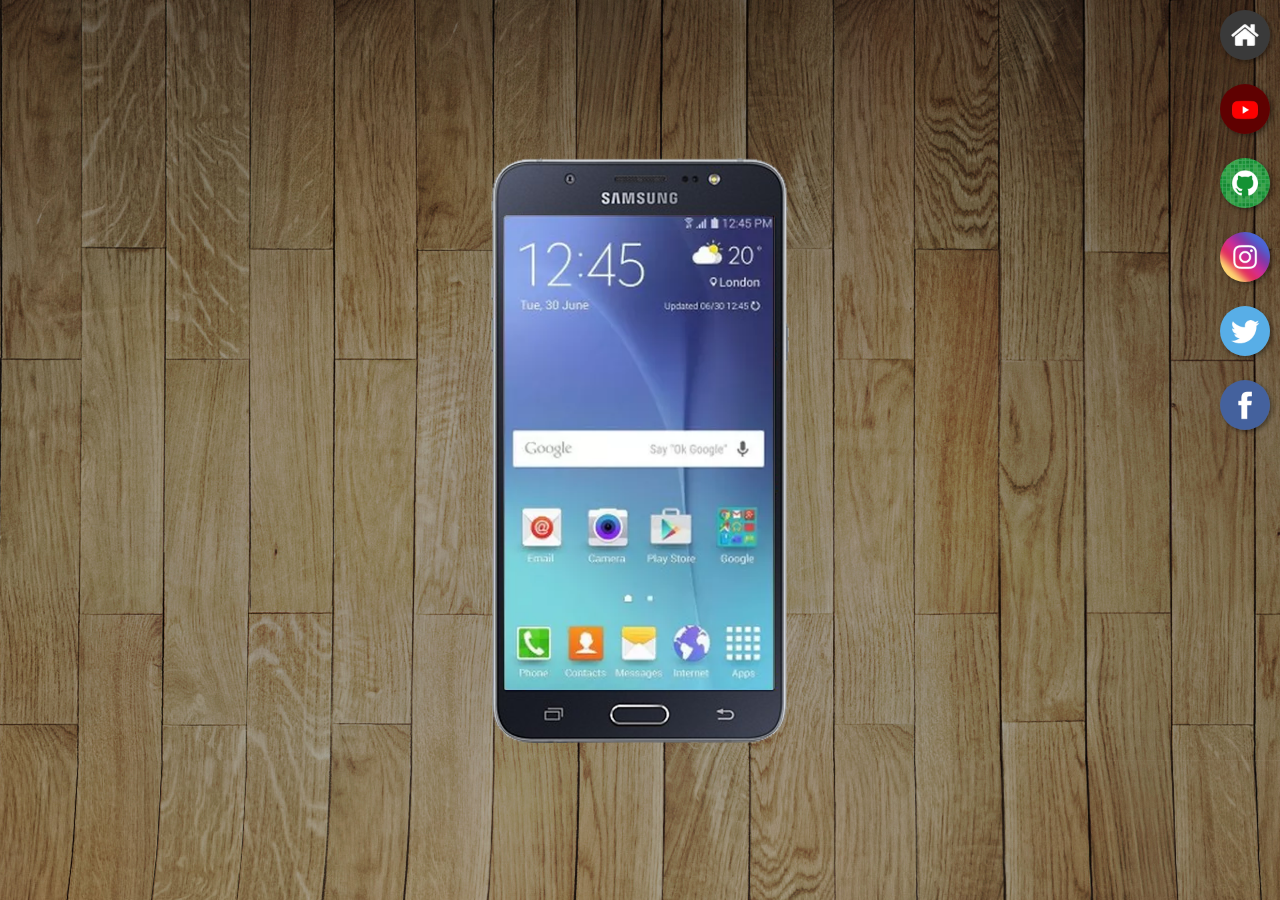
<file: index.html>
<!DOCTYPE html>
<html lang="pt-br">
<head>
    <meta charset="UTF-8">
    <meta http-equiv="X-UA-Compatible" content="IE=edge">
    <meta name="viewport" content="width=device-width, initial-scale=1.0">
    <link rel="shortcut icon" href="favicon.ico" type="image/x-icon">
    <link rel="stylesheet" href="estilo/style.css">
    <title>Projeto redes sociais</title>
</head>
<body>
    <main>
        <section id="telefone">
            <iframe src="home.html" name="tela" id="tela" frameborder="0">
                Seu navegador não é compatível
            </iframe>
        </section>

        <section id="redes-sociais">
            <a href="home.html" target="tela"><img src="imagens/logo-home.jpg" alt="home"></a> <br> 
            <a href="youtube.html" target="tela"><img src="imagens/logo-youtube.jpg" alt="YouTube"></a> <br>
            <a href="github.html" target="tela"><img src="imagens/logo-github.jpg" alt="ACESSE"></a> <br>
            <a href="insta.html" target="tela"><img src="imagens/logo-instagram.jpg" alt="ACESSE"></a> <br>
            <a href="twitter.html" target="tela"><img src="imagens/logo-twitter.jpg" alt="ACESSE"></a> <br>
            <a href="face.html" target="tela"><img src="imagens/logo-facebook.jpg" alt="Acesse"></a> <br>
        </section>
    </main>
</body>
</html>
</file>
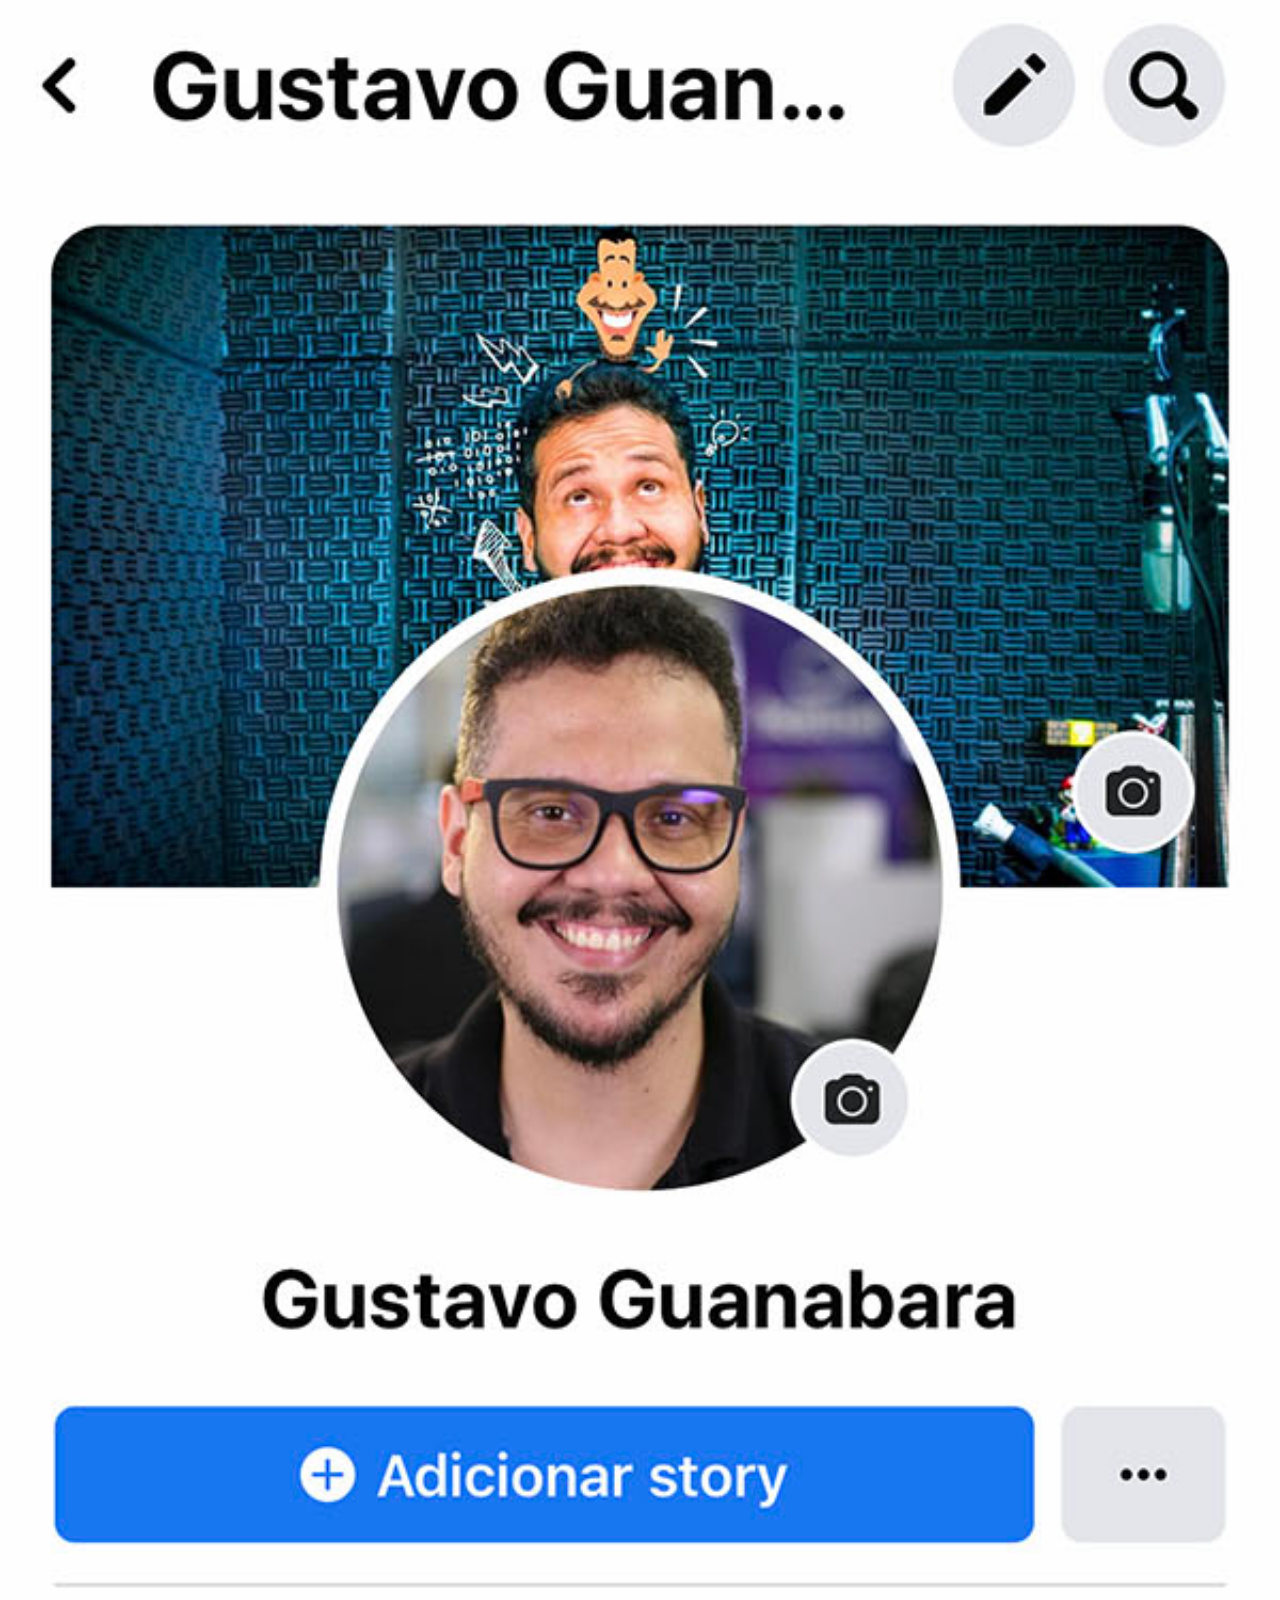
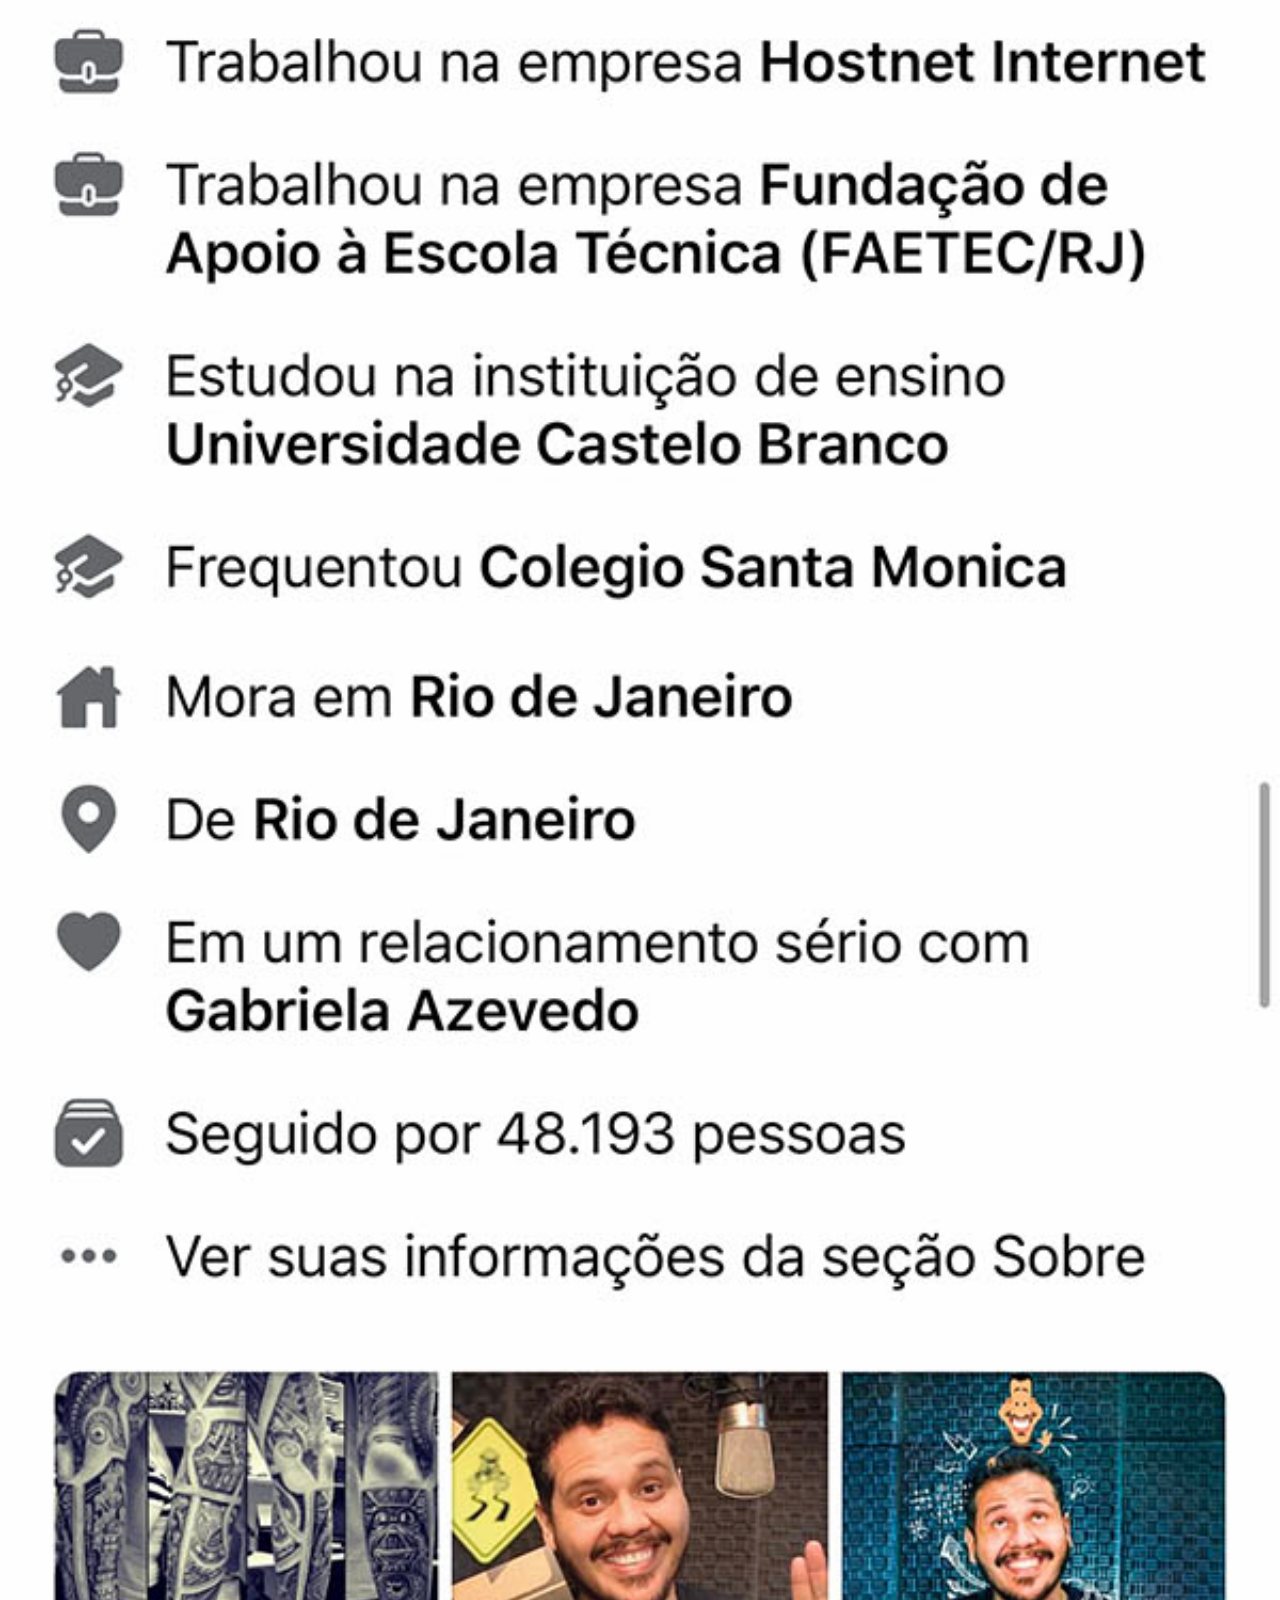
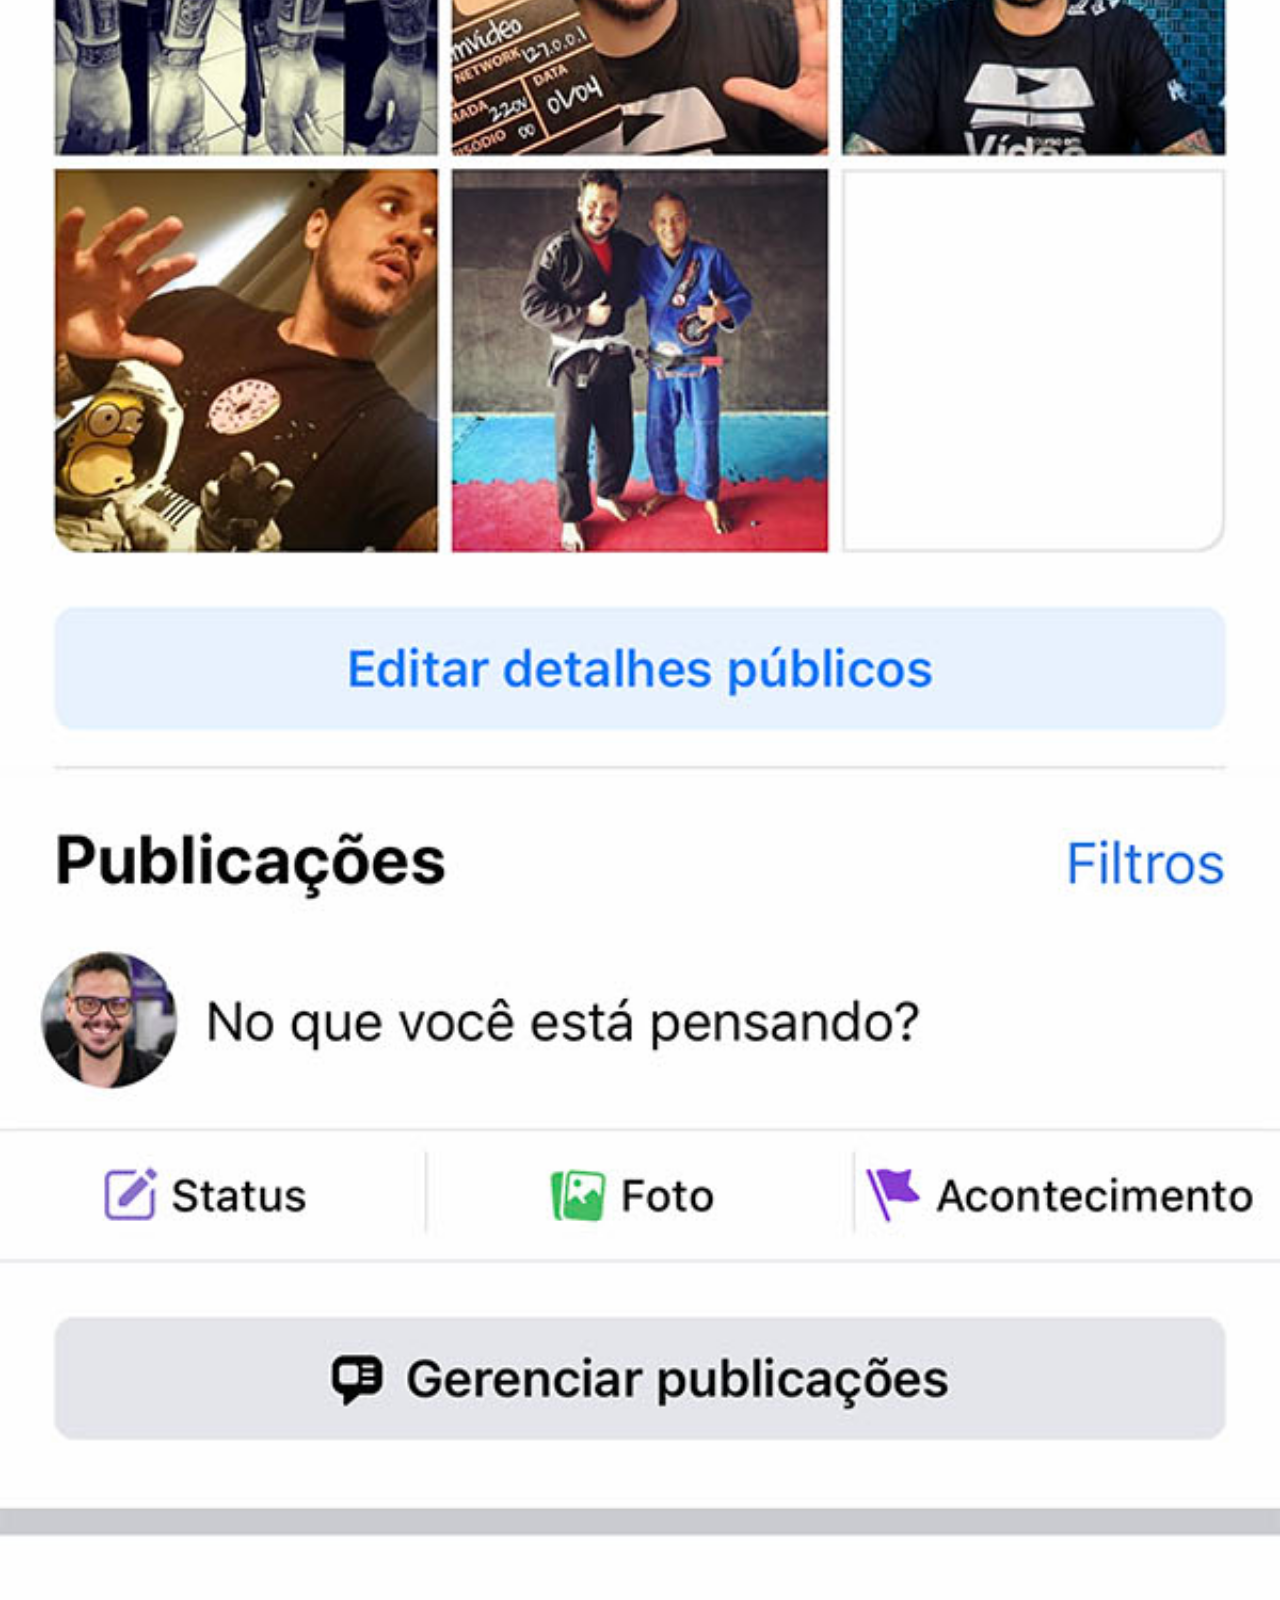
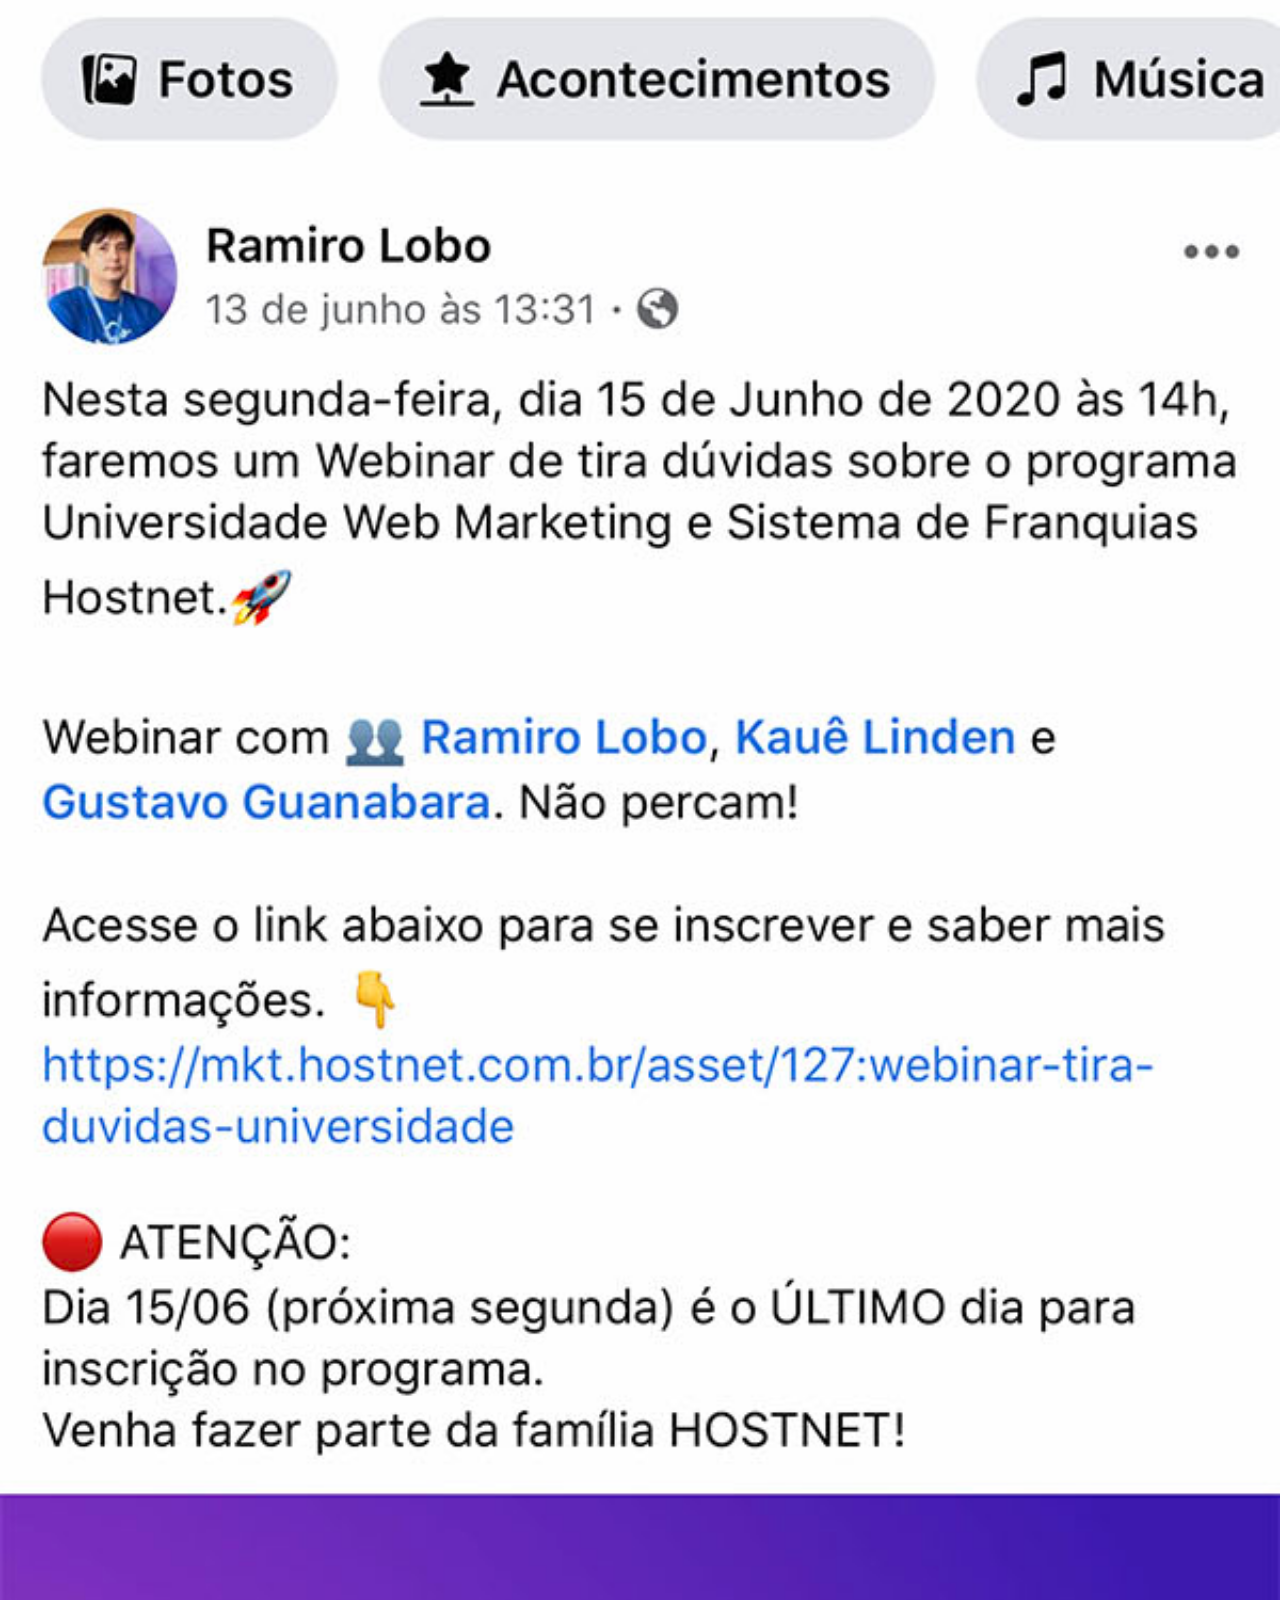
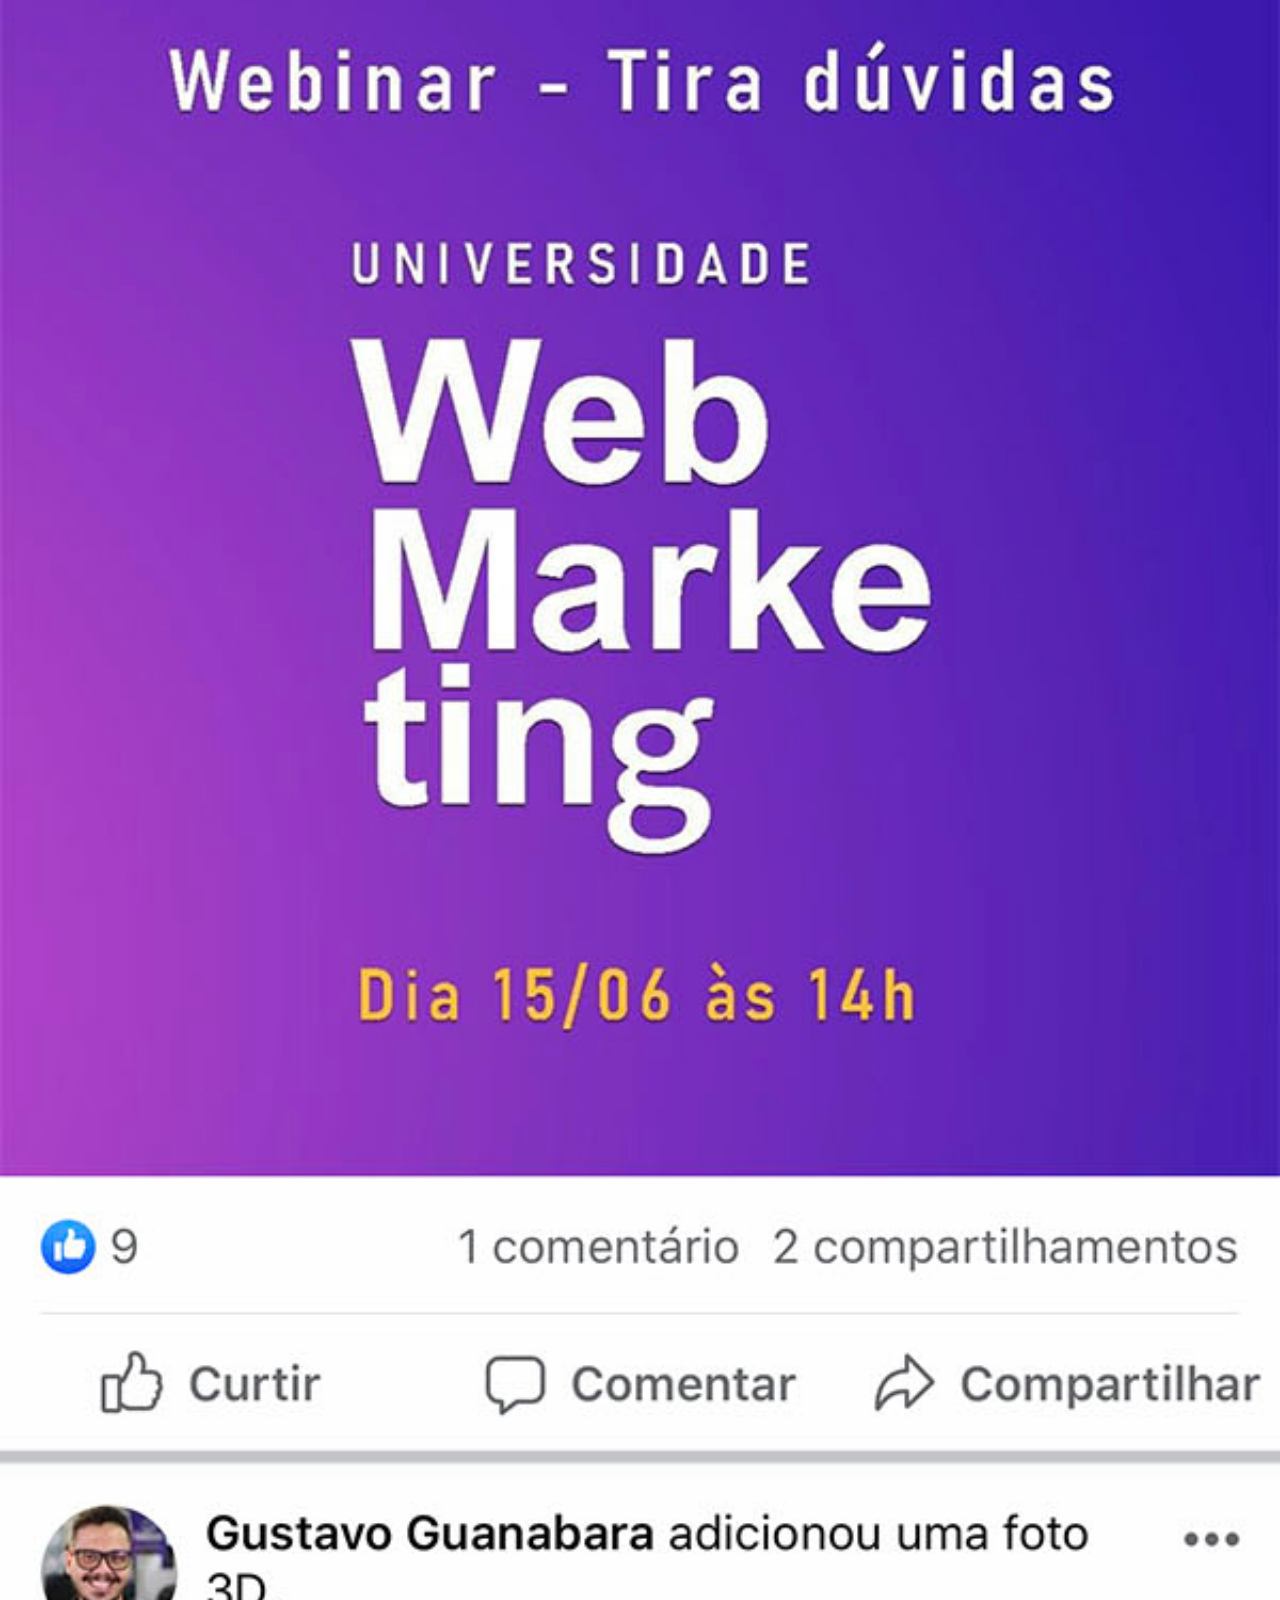
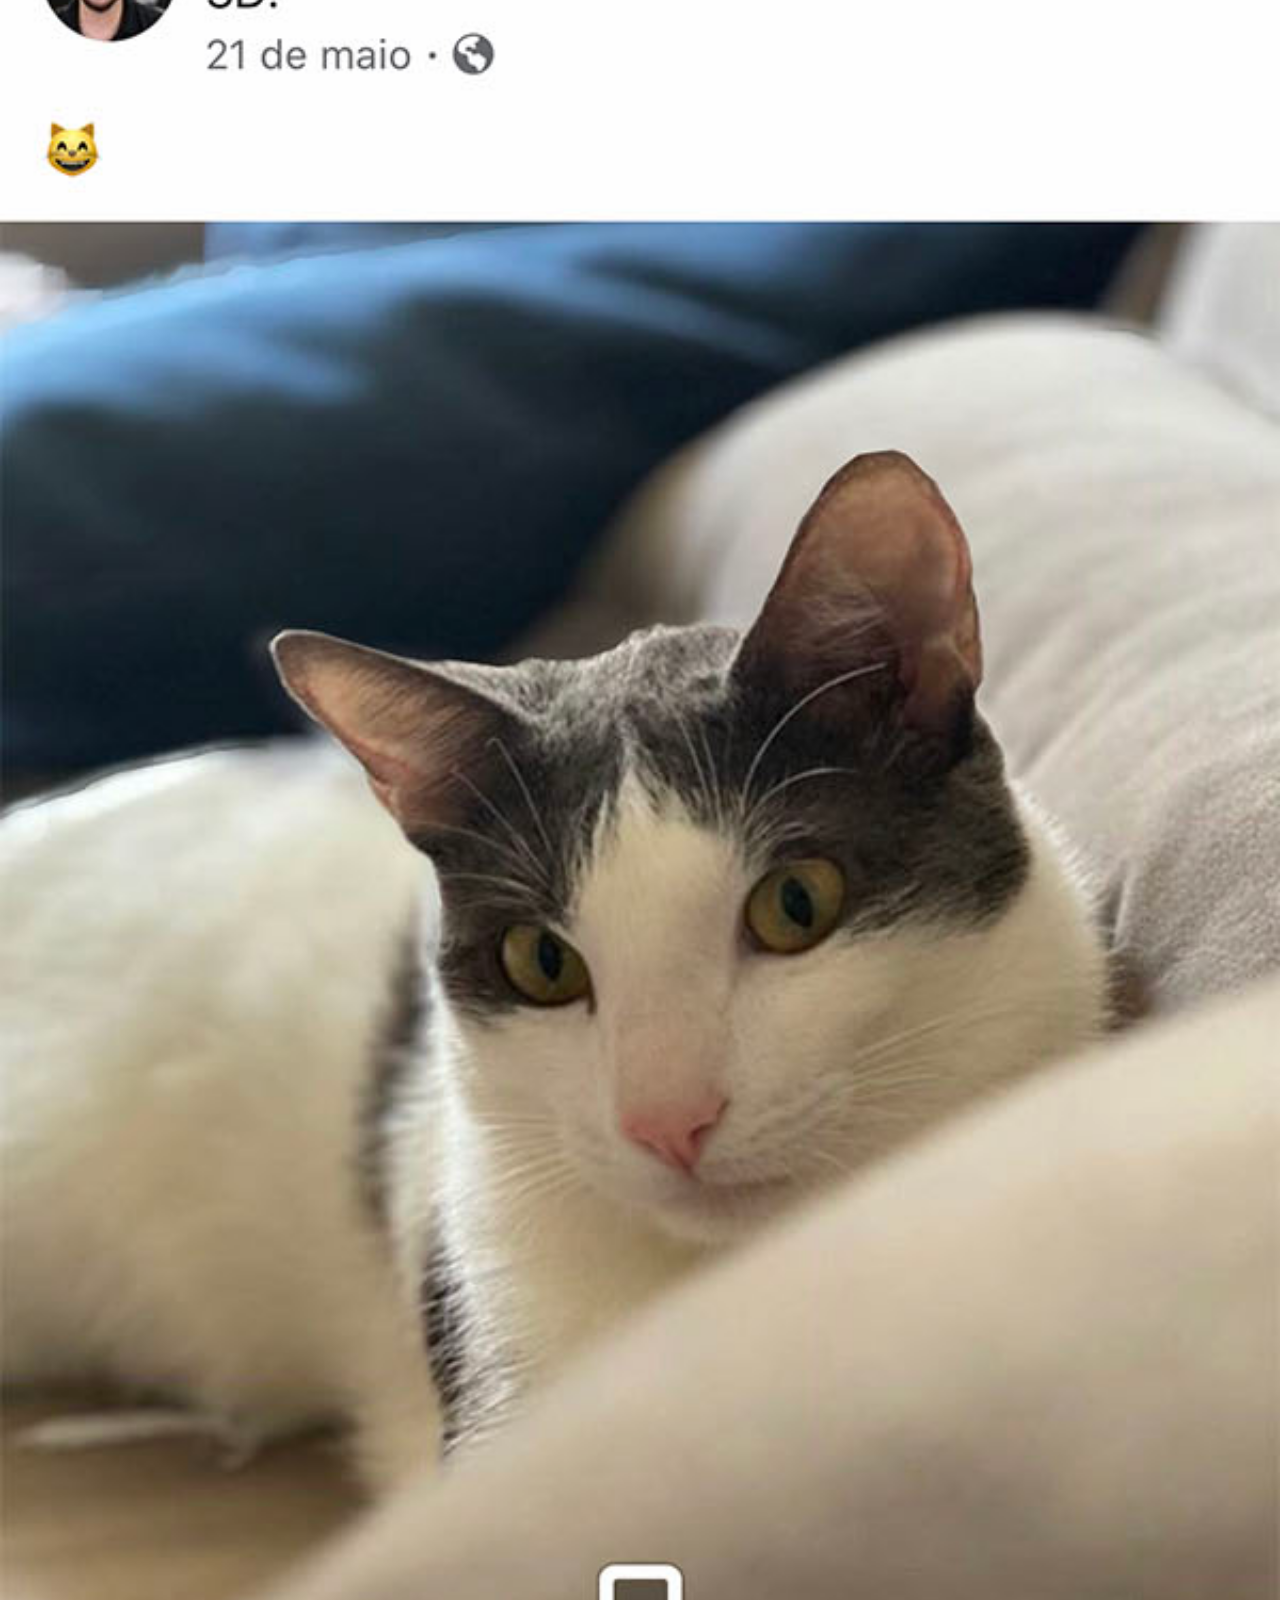
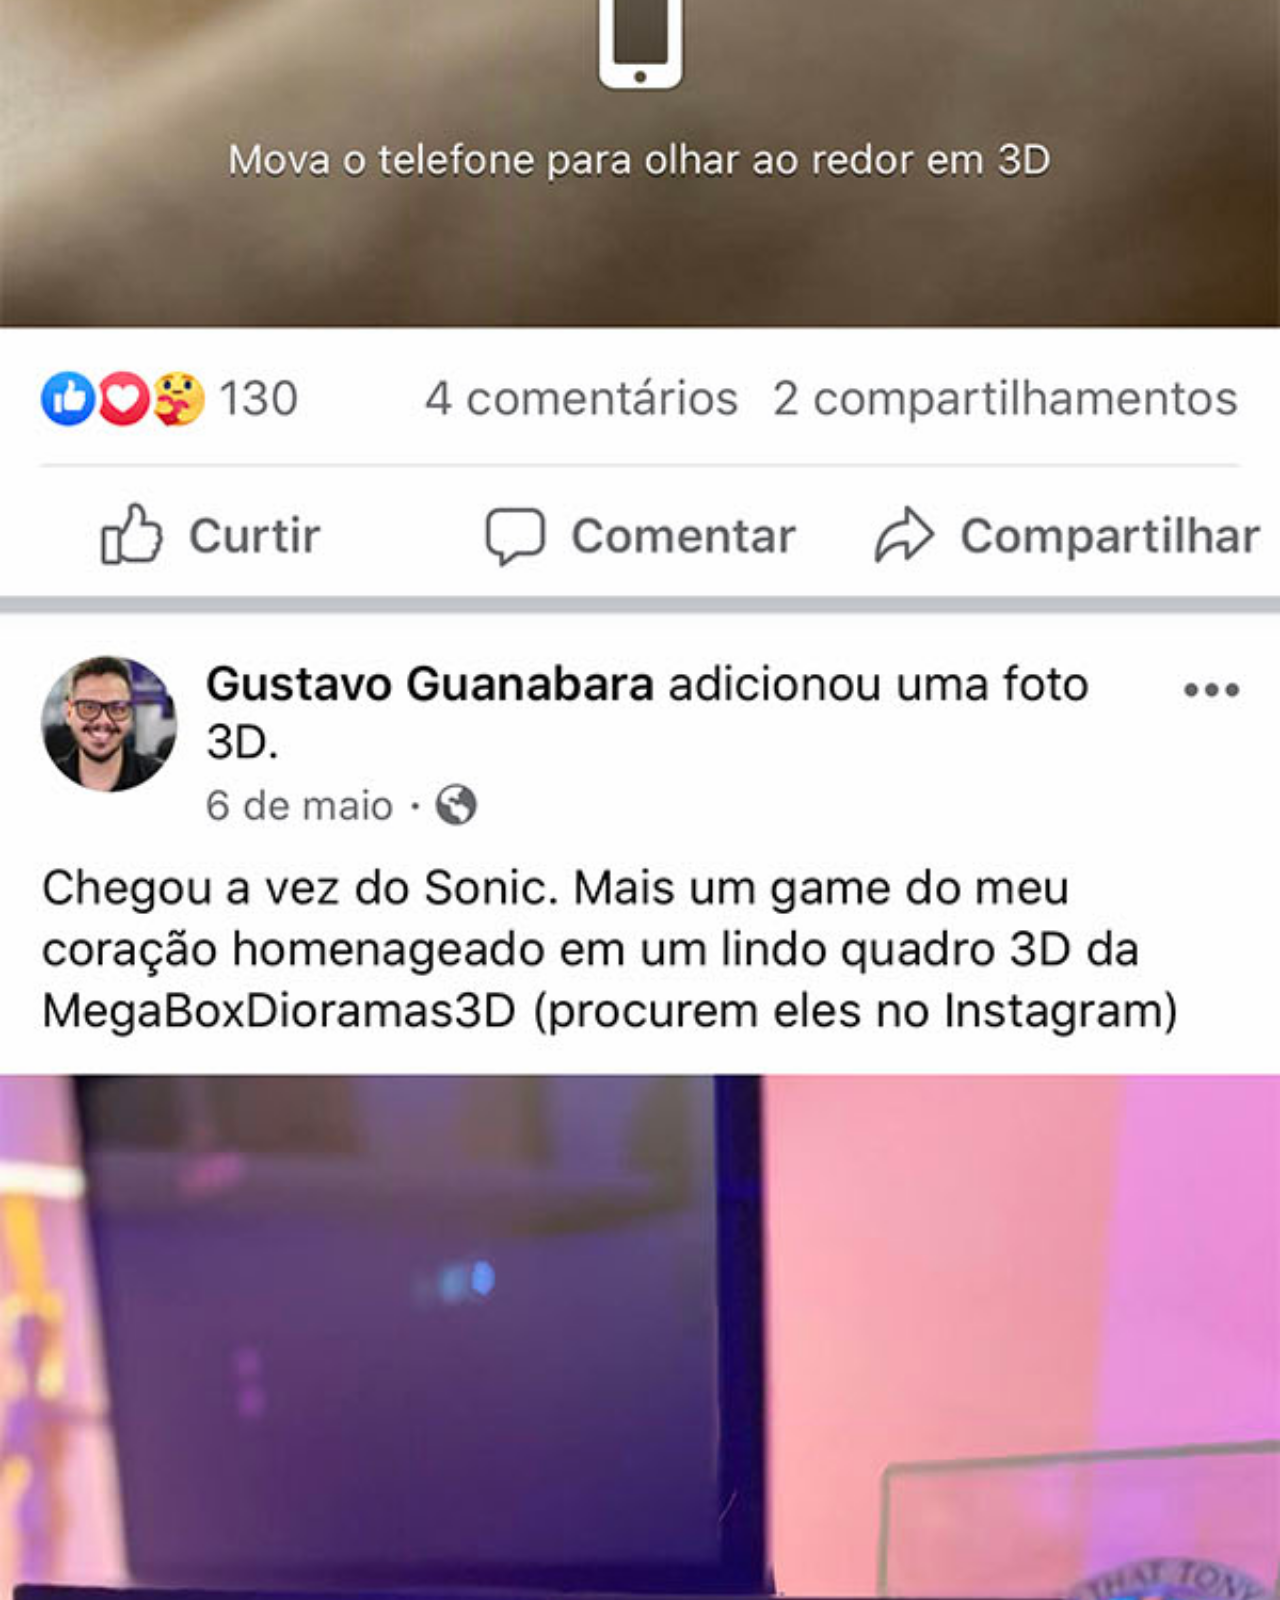
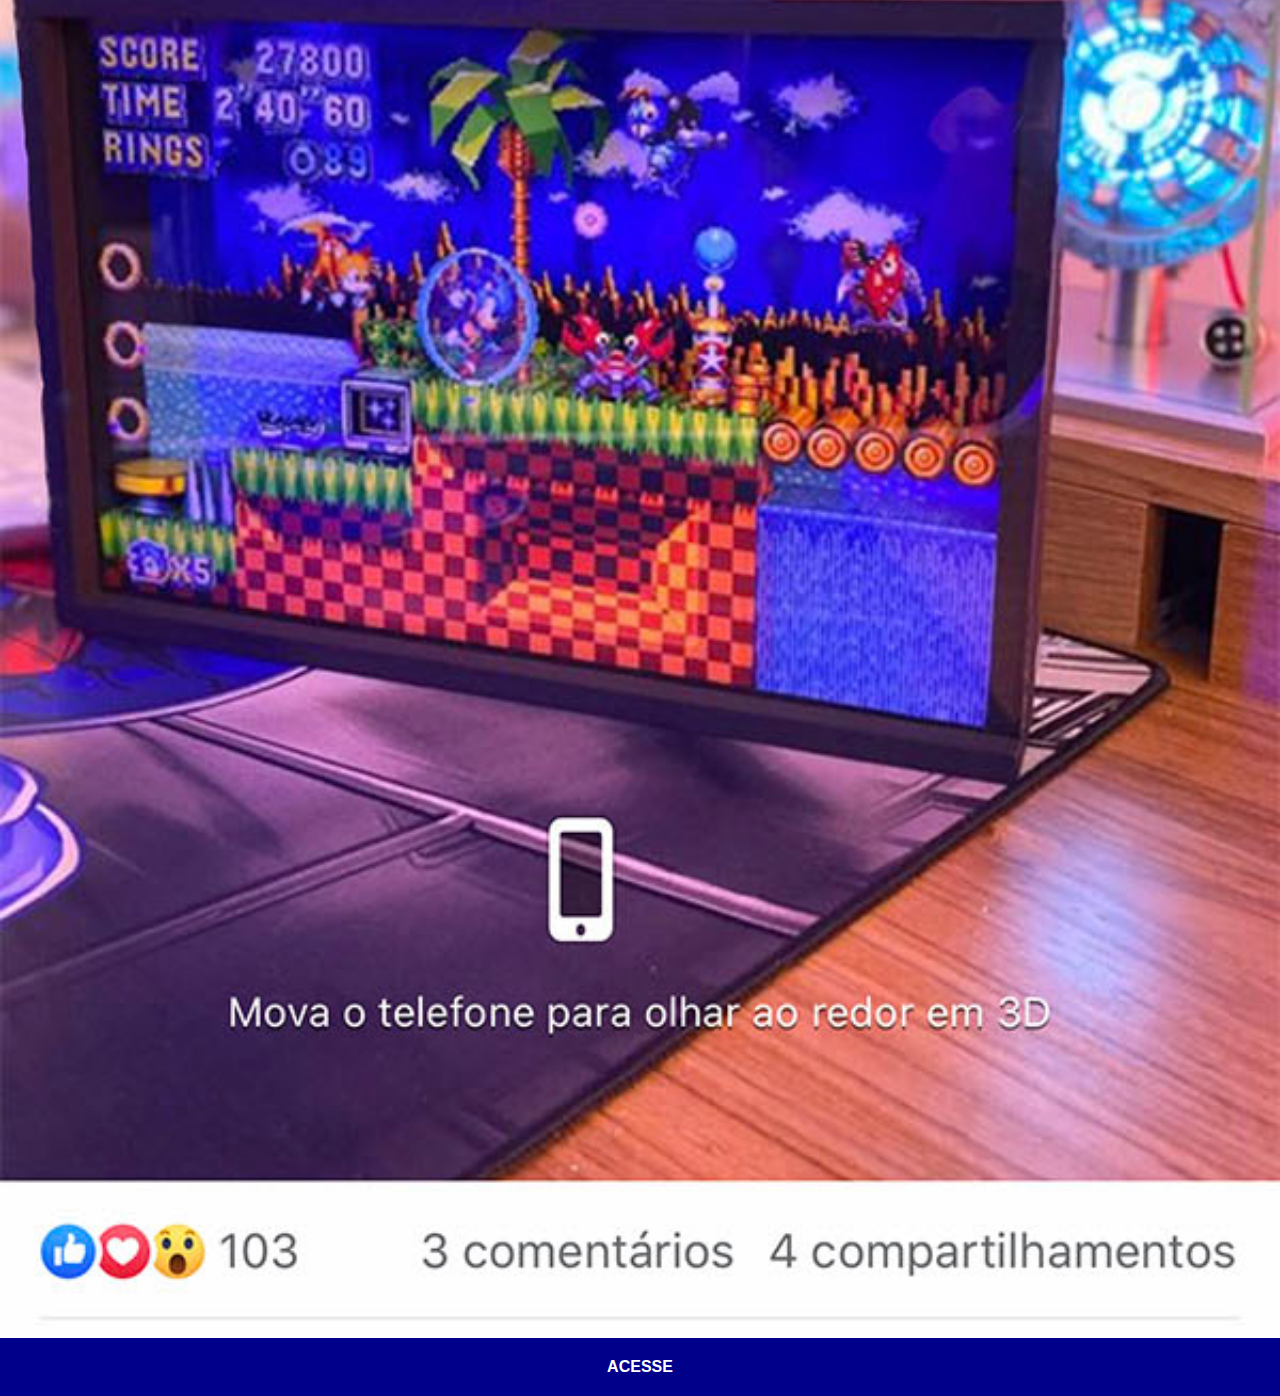
<file: face.html>
<!DOCTYPE html>
<html lang="pt-br">
<head>
    <meta charset="UTF-8">
    <meta http-equiv="X-UA-Compatible" content="IE=edge">
    <meta name="viewport" content="width=device-width, initial-scale=1.0">
    <title>YouTube</title>
    <style>
        * {
            margin: 0px;
            padding: 0px;
            font-family: Arial, Helvetica, sans-serif;
        }

        ::-webkit-scrollbar {
            width: 0px;
            height: 0px;
        }

        img {
            width: 100vw;
        }

        a {
            display: block;
            background-color: darkblue;
            color: white;
            padding: 20px;
            margin: -4px;
            font-weight: bolder;
            text-align: center;
            text-decoration: none;
        } 

        a:hover {
            background-color: blue;
        }
    </style>
</head>
<body>
    <img src="imagens/tela-facebook.jpg" alt="Facebook">
    <a href="https://www.youtube.com/@CursoemVideo" target="_blank">ACESSE</a>
</body>
</html>
</file>
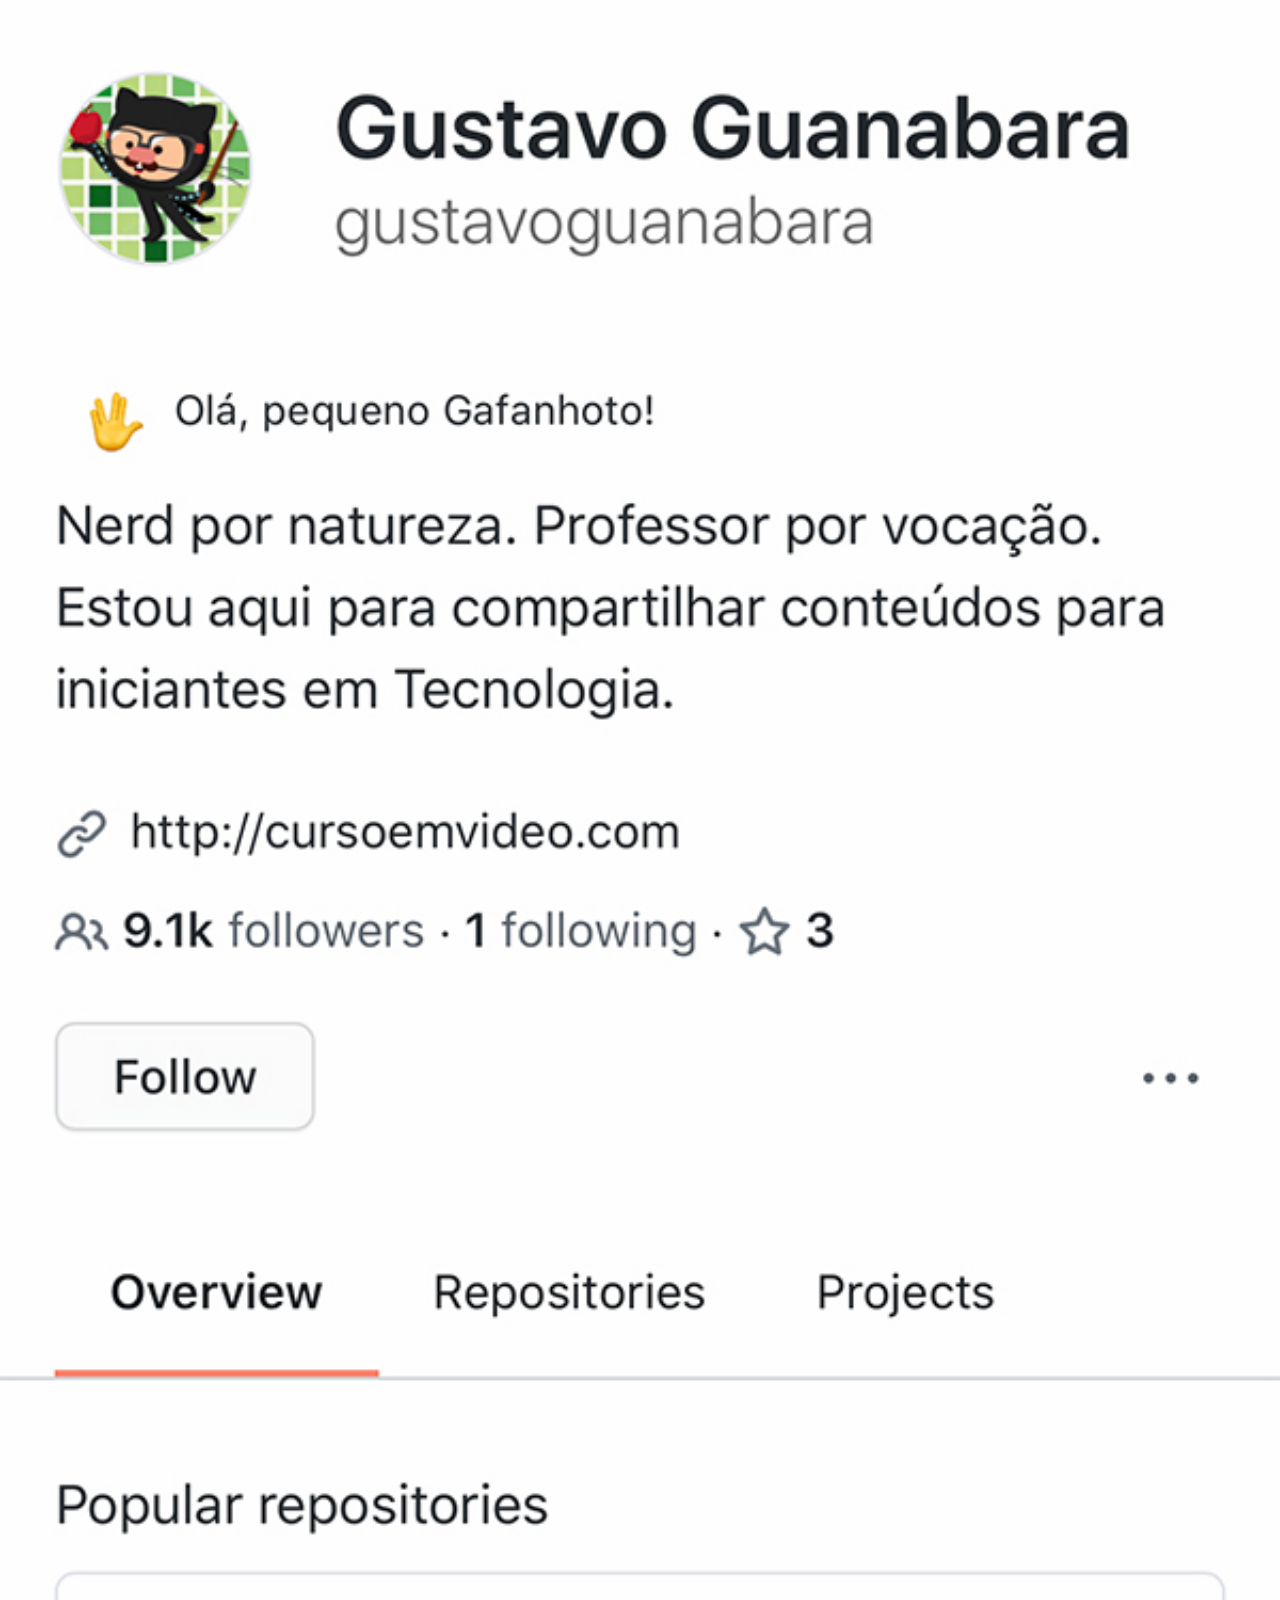
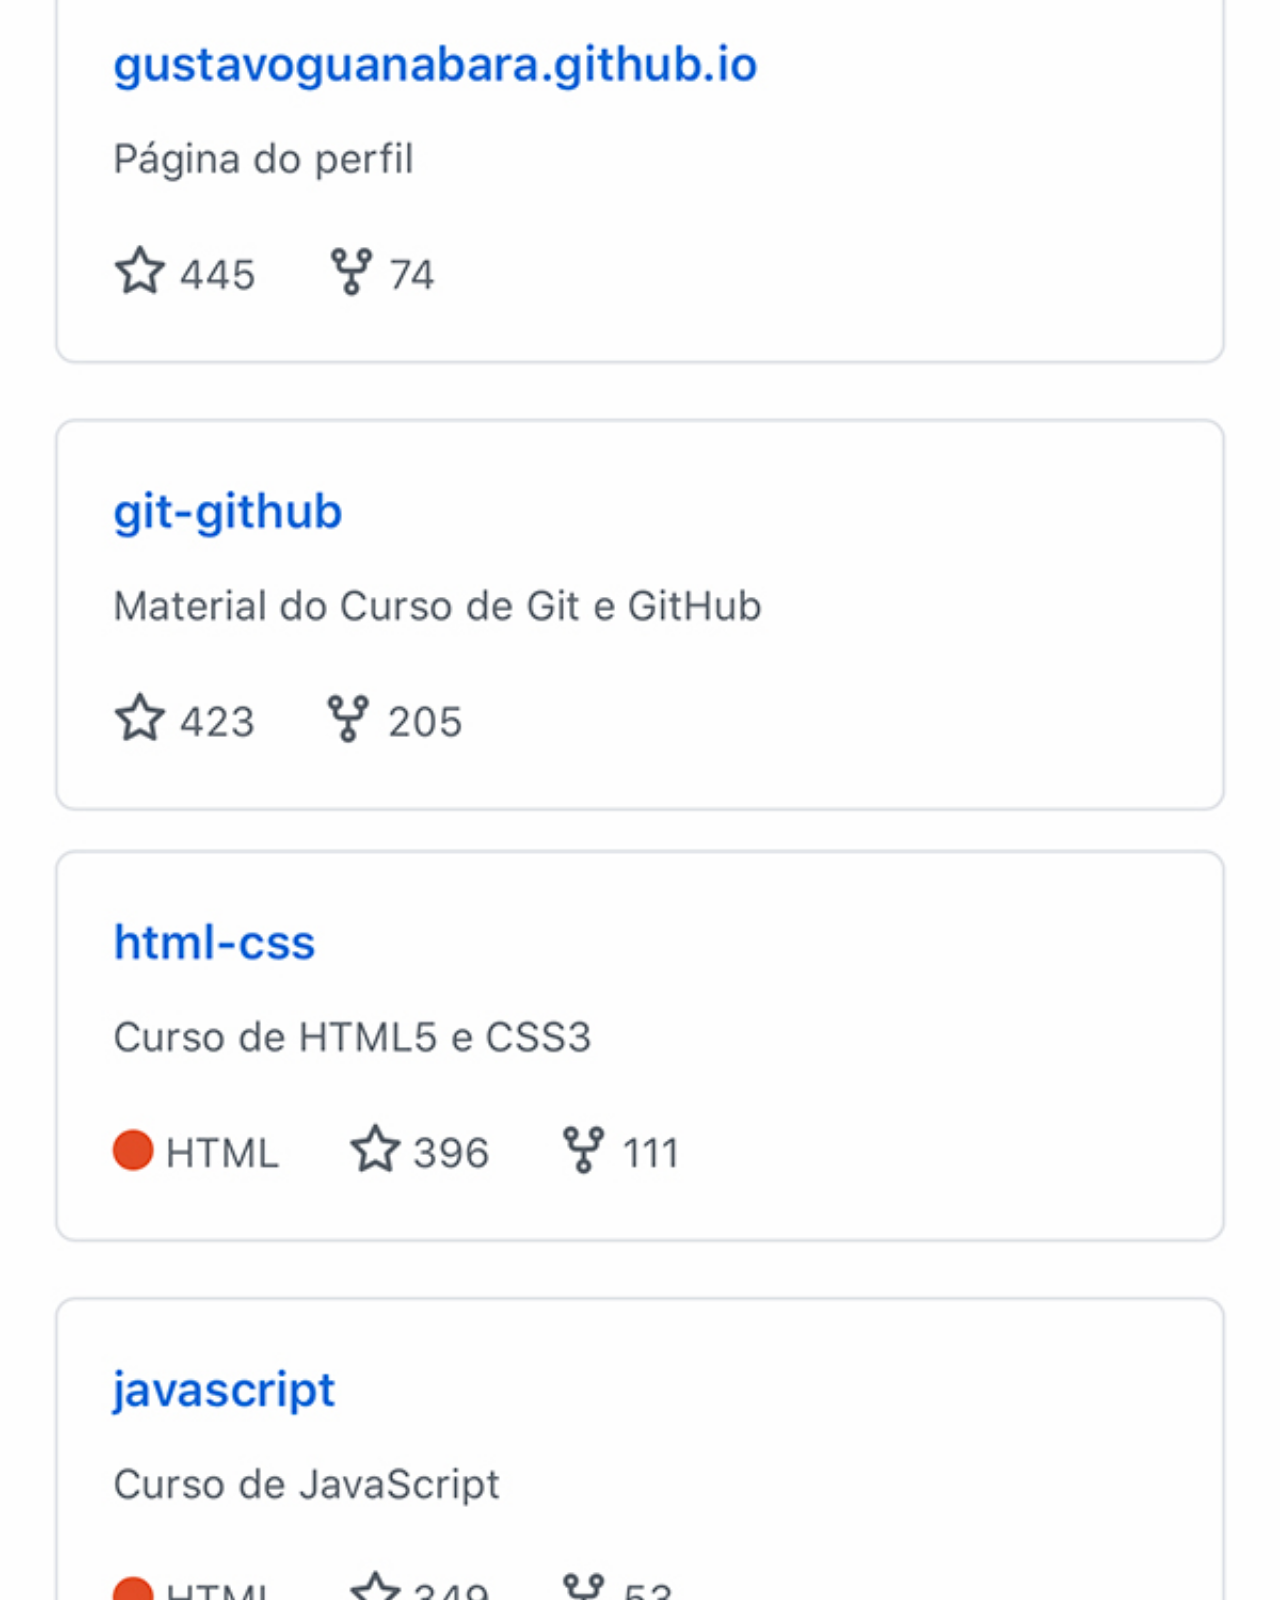
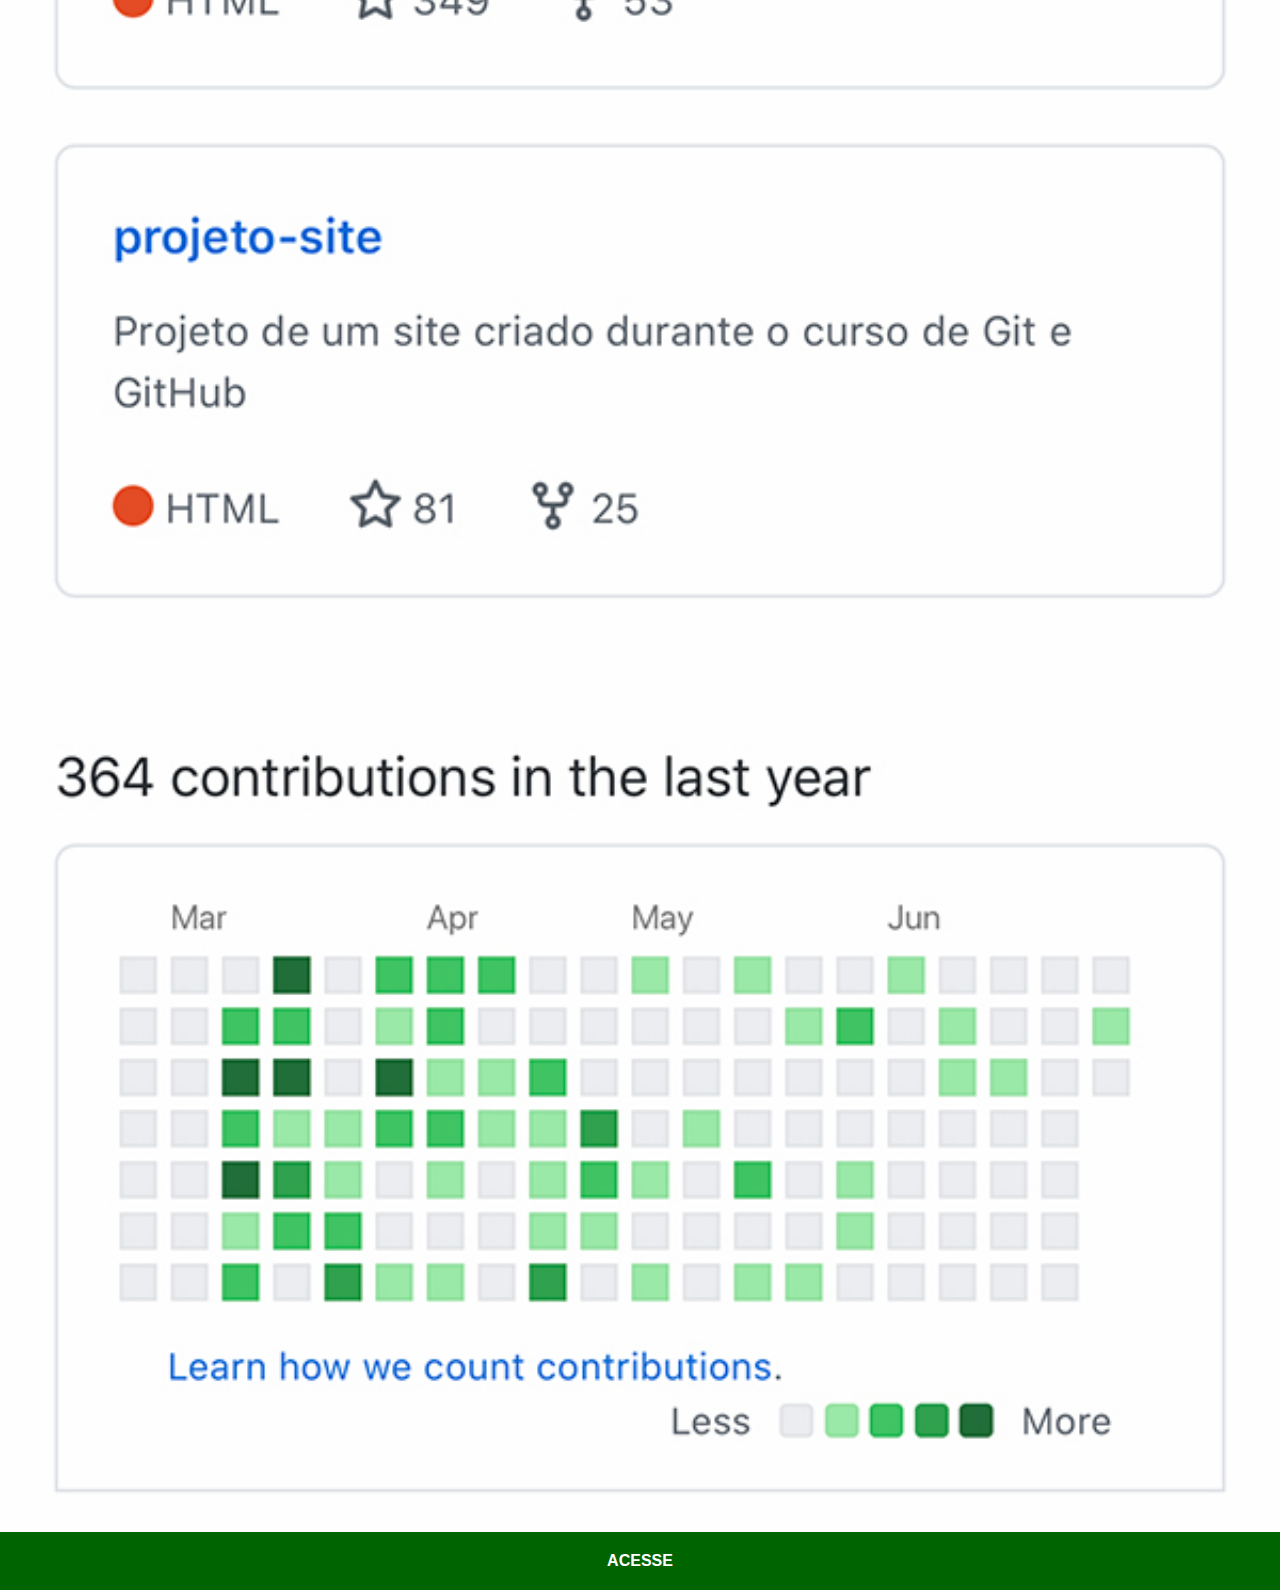
<file: github.html>
<!DOCTYPE html>
<html lang="pt-br">
<head>
    <meta charset="UTF-8">
    <meta http-equiv="X-UA-Compatible" content="IE=edge">
    <meta name="viewport" content="width=device-width, initial-scale=1.0">
    <title>YouTube</title>
    <style>
        * {
            margin: 0px;
            padding: 0px;
            font-family: Arial, Helvetica, sans-serif;
        }

        ::-webkit-scrollbar {
            width: 0px;
            height: 0px;
        }

        img {
            width: 100vw;
        }

        a {
            display: block;
            background-color: darkgreen;
            color: white;
            padding: 20px;
            margin: -4px;
            font-weight: bolder;
            text-decoration: none;
            text-align: center;
        }

        a:hover {
            background-color: green;
        }
    </style>
</head>
<body>
    <img src="imagens/tela-github.jpg" alt="GitHub">
    <a href="https://github.com/gustavoguanabara" target="_blank">ACESSE</a>
</body>
</html>
</file>
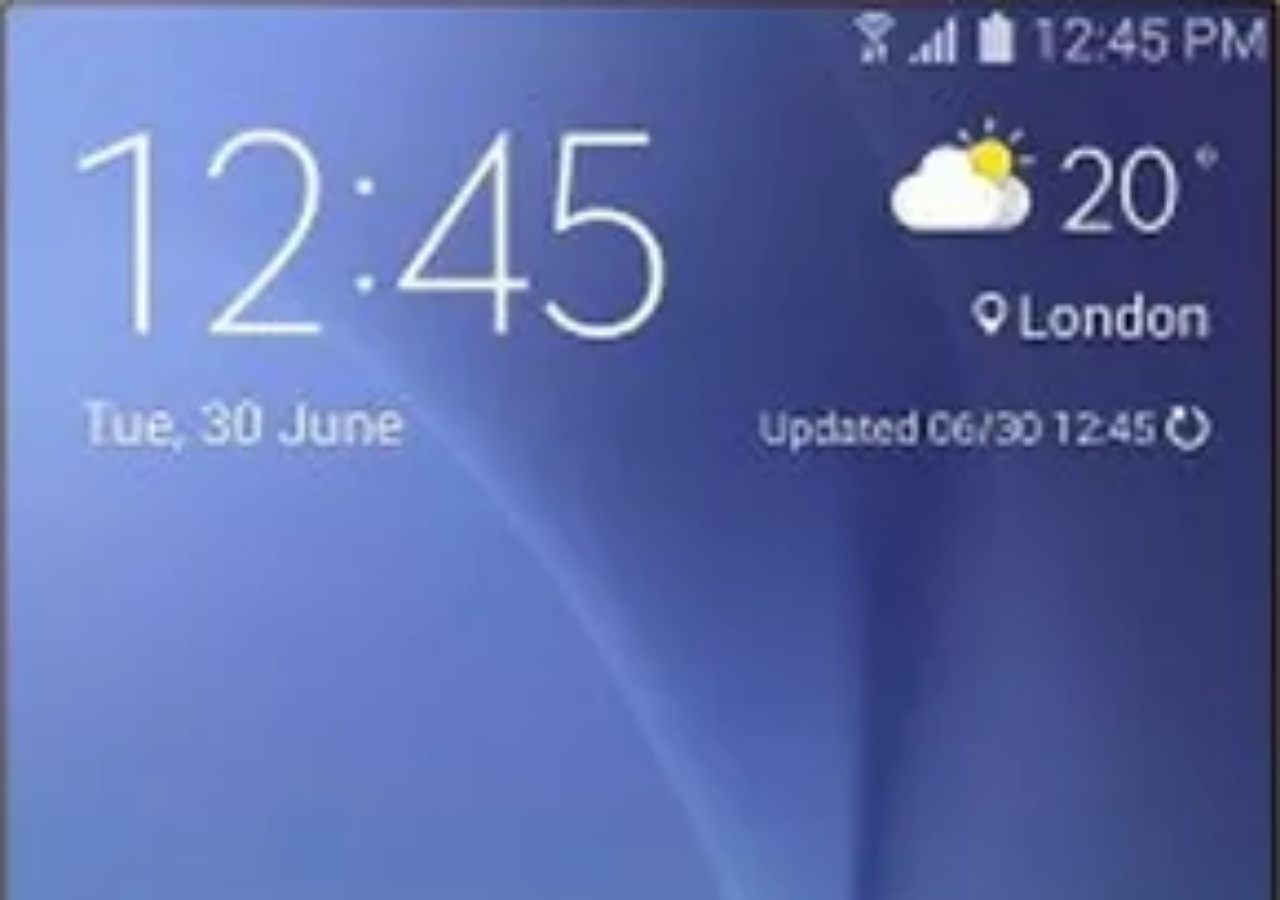
<file: home.html>
<!DOCTYPE html>
<html lang="pt-br">
<head>
    <meta charset="UTF-8">
    <meta http-equiv="X-UA-Compatible" content="IE=edge">
    <meta name="viewport" content="width=device-width, initial-scale=1.0">
    <title>Home</title>
</head>
<style>
    * {
        margin: 0px;
        padding: 0px;
    }

    body {
        width: 100vw;
        height: 100vh;
        background: black url(imagens/telaj7.png) no-repeat top center;
        background-size: cover;
    }
</style>
<body>
    
</body>
</html>
</file>
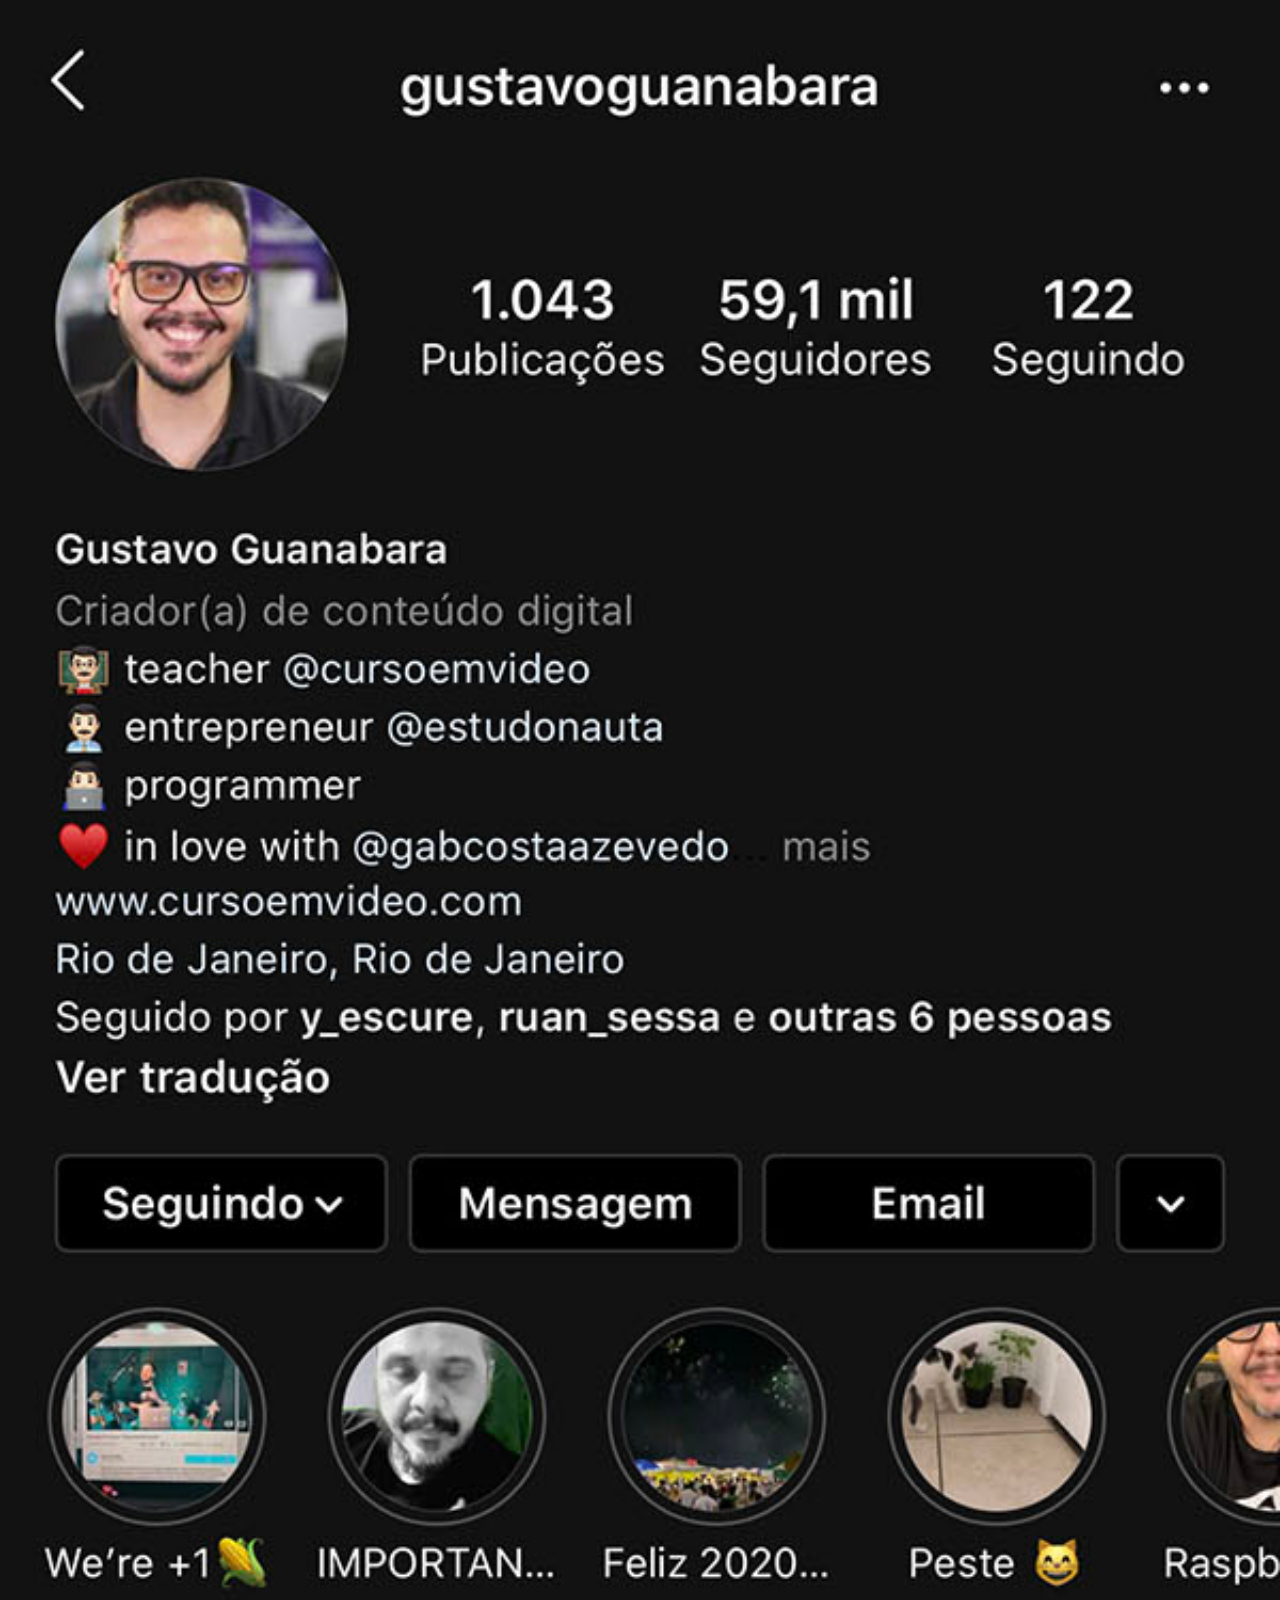
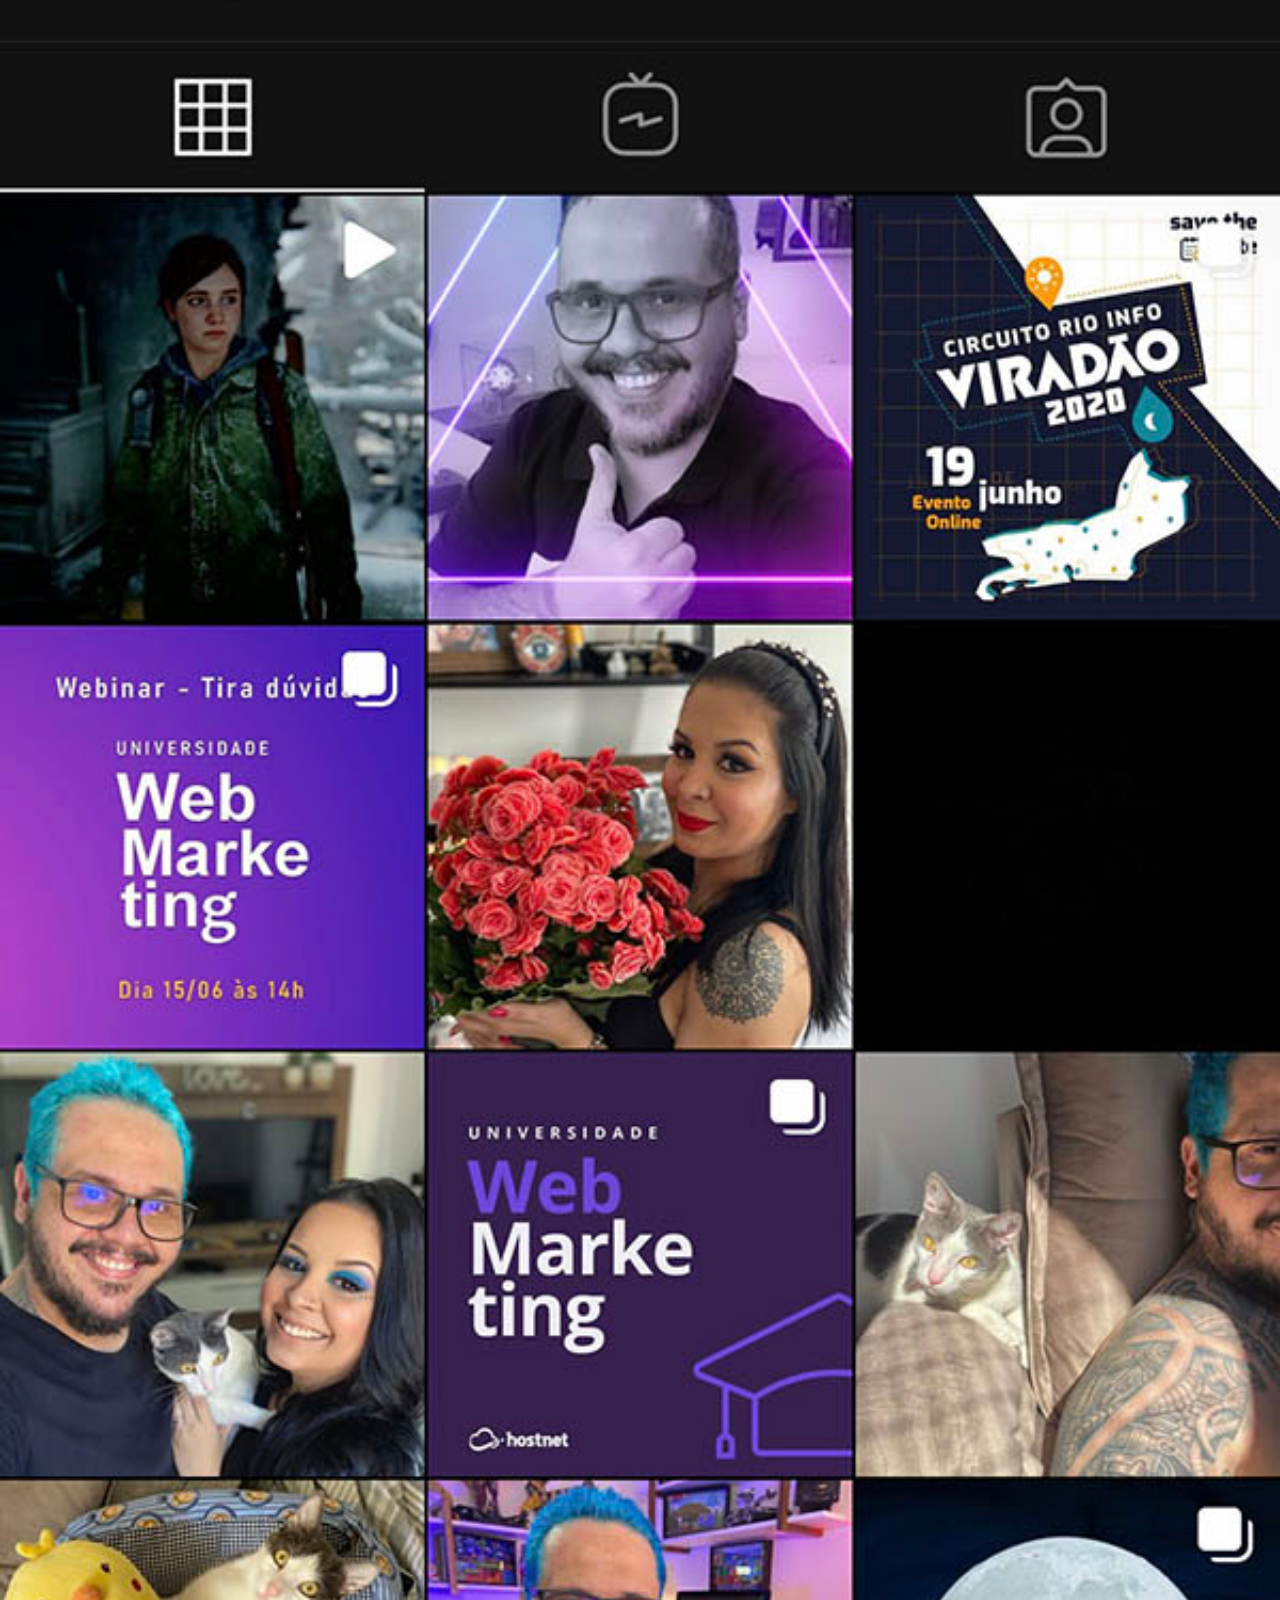
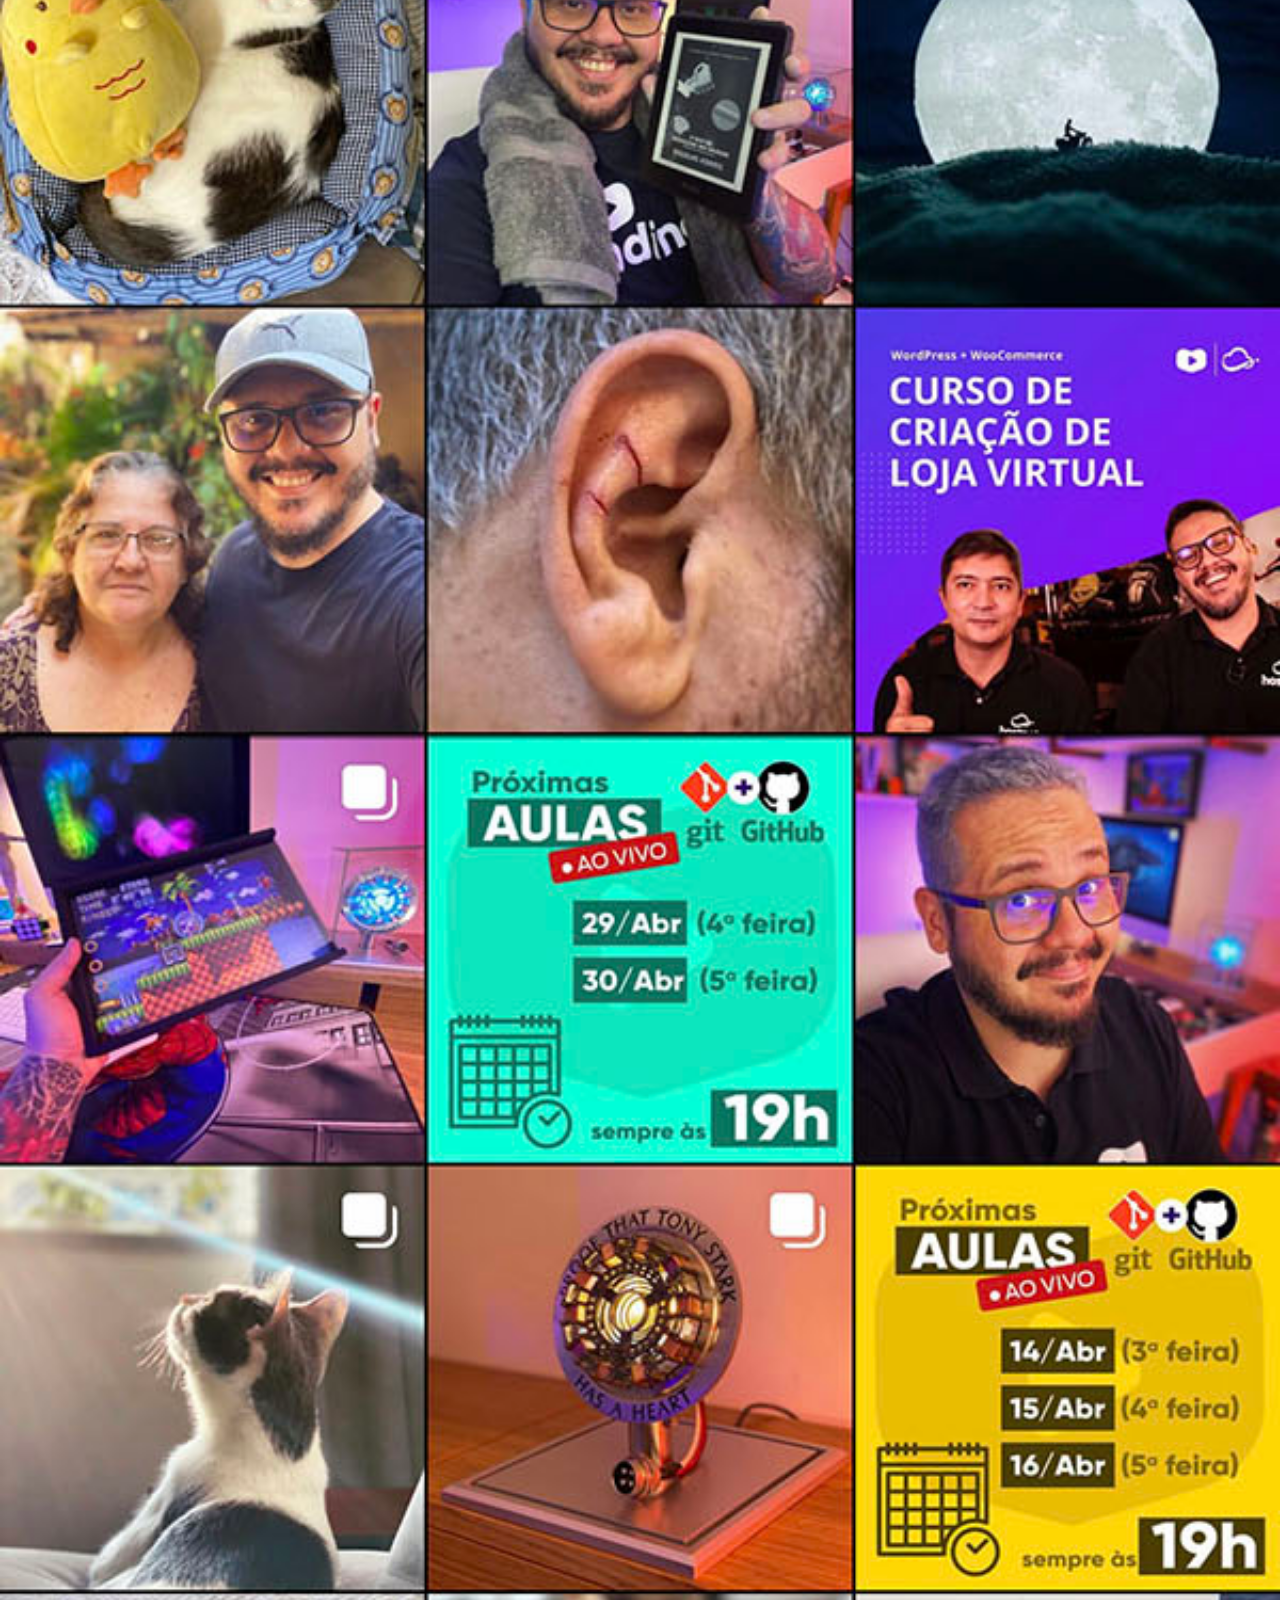
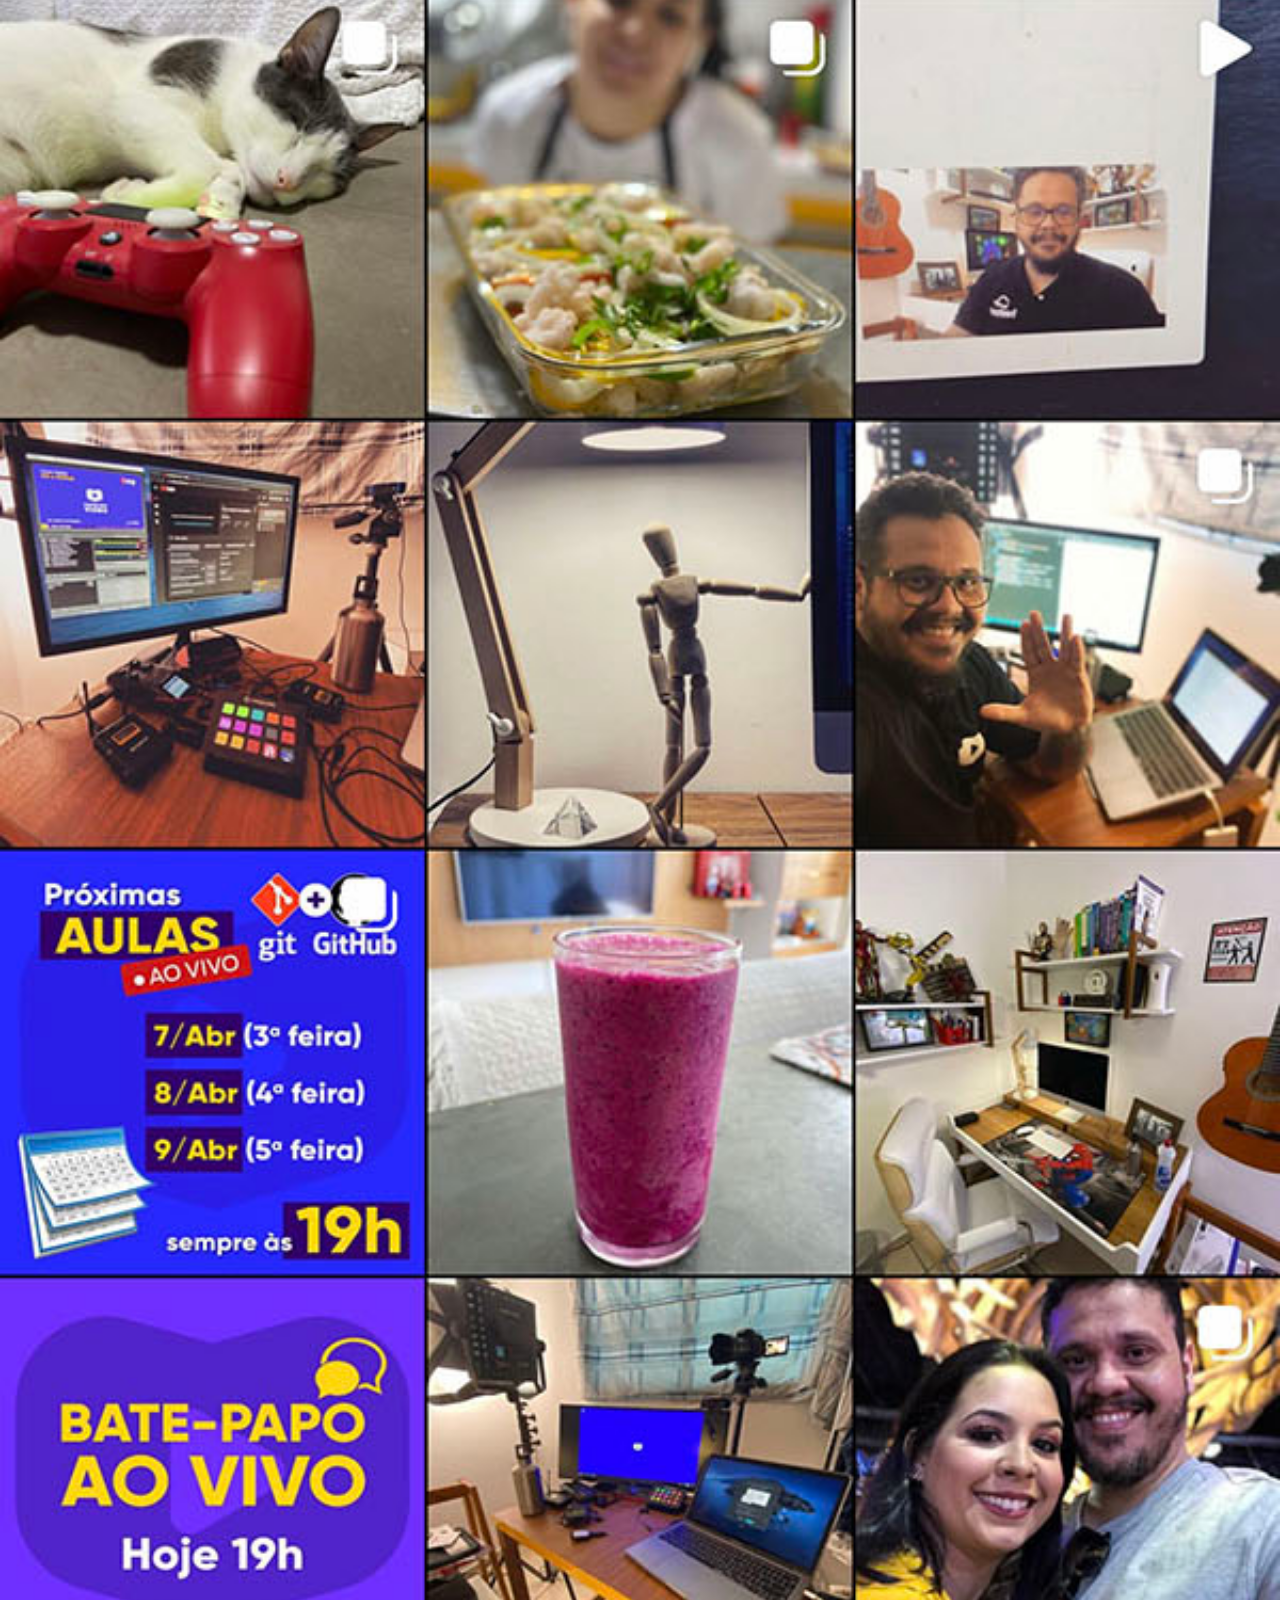
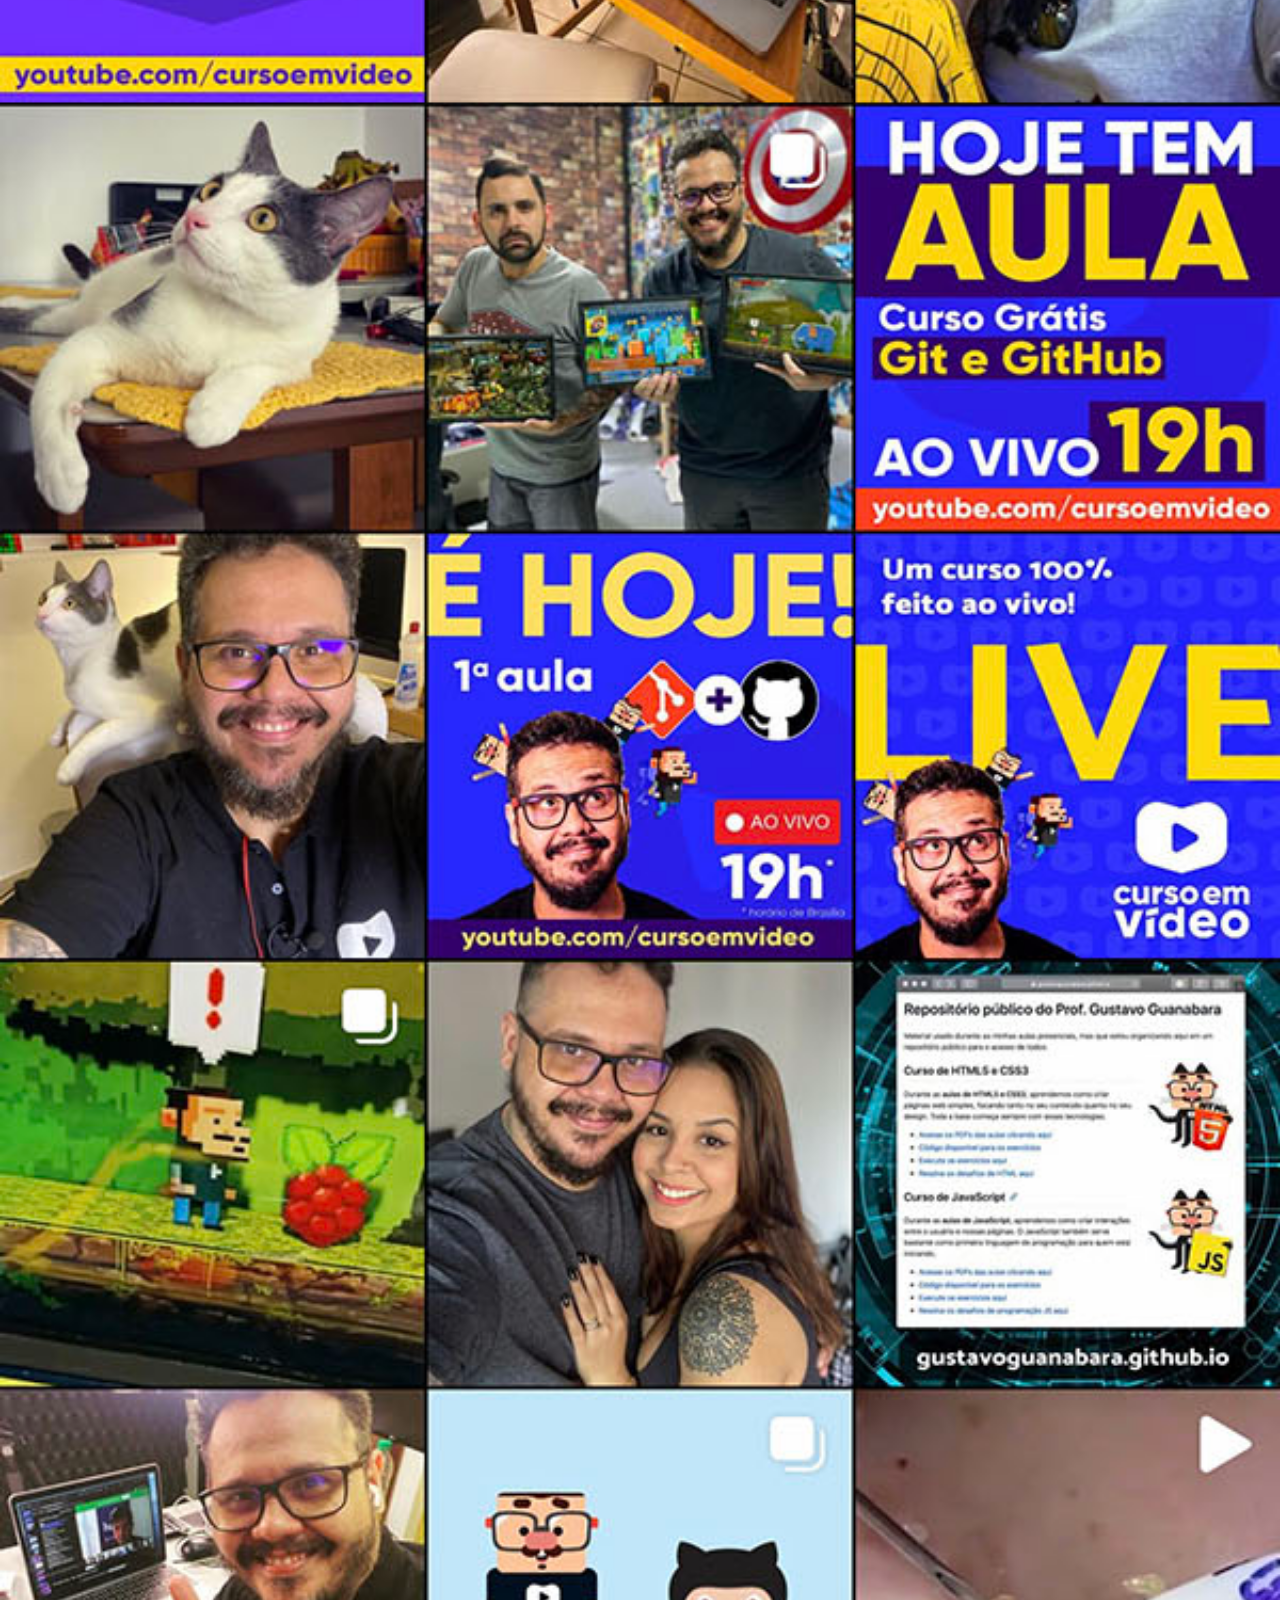
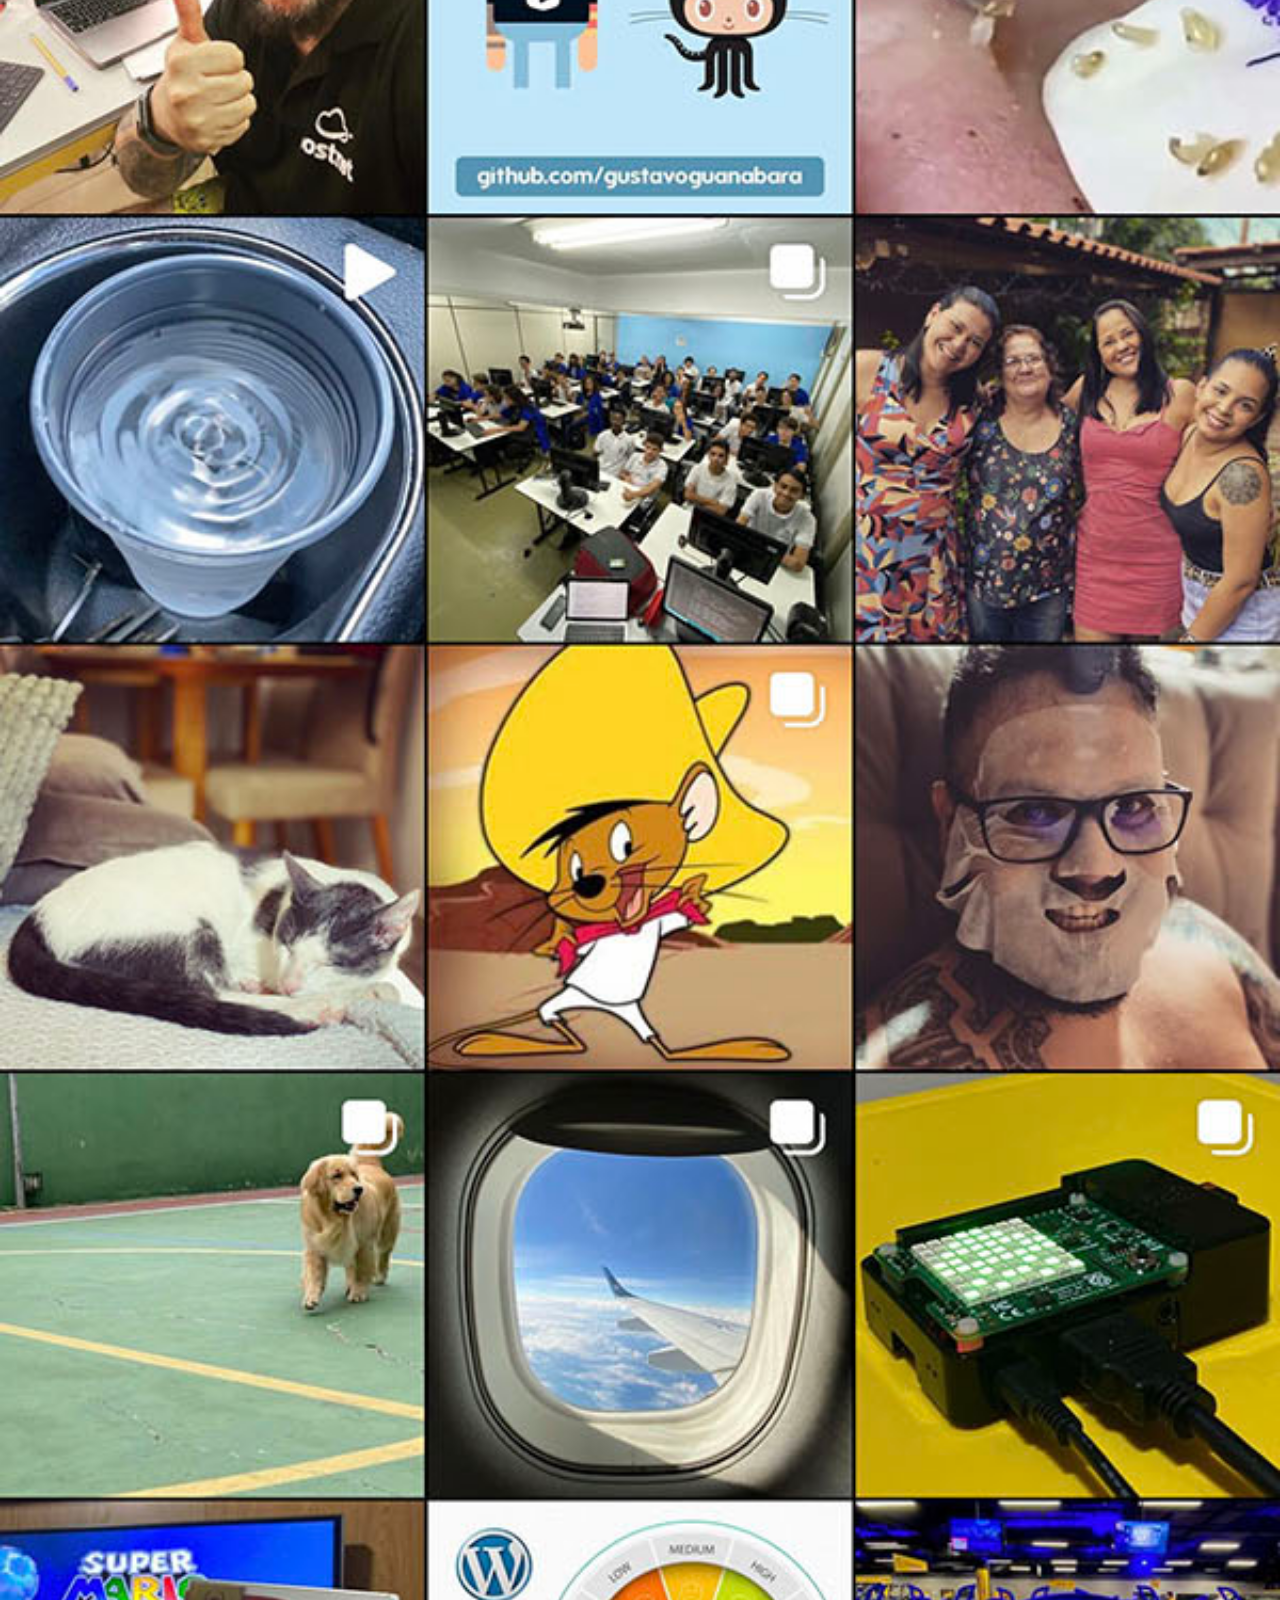
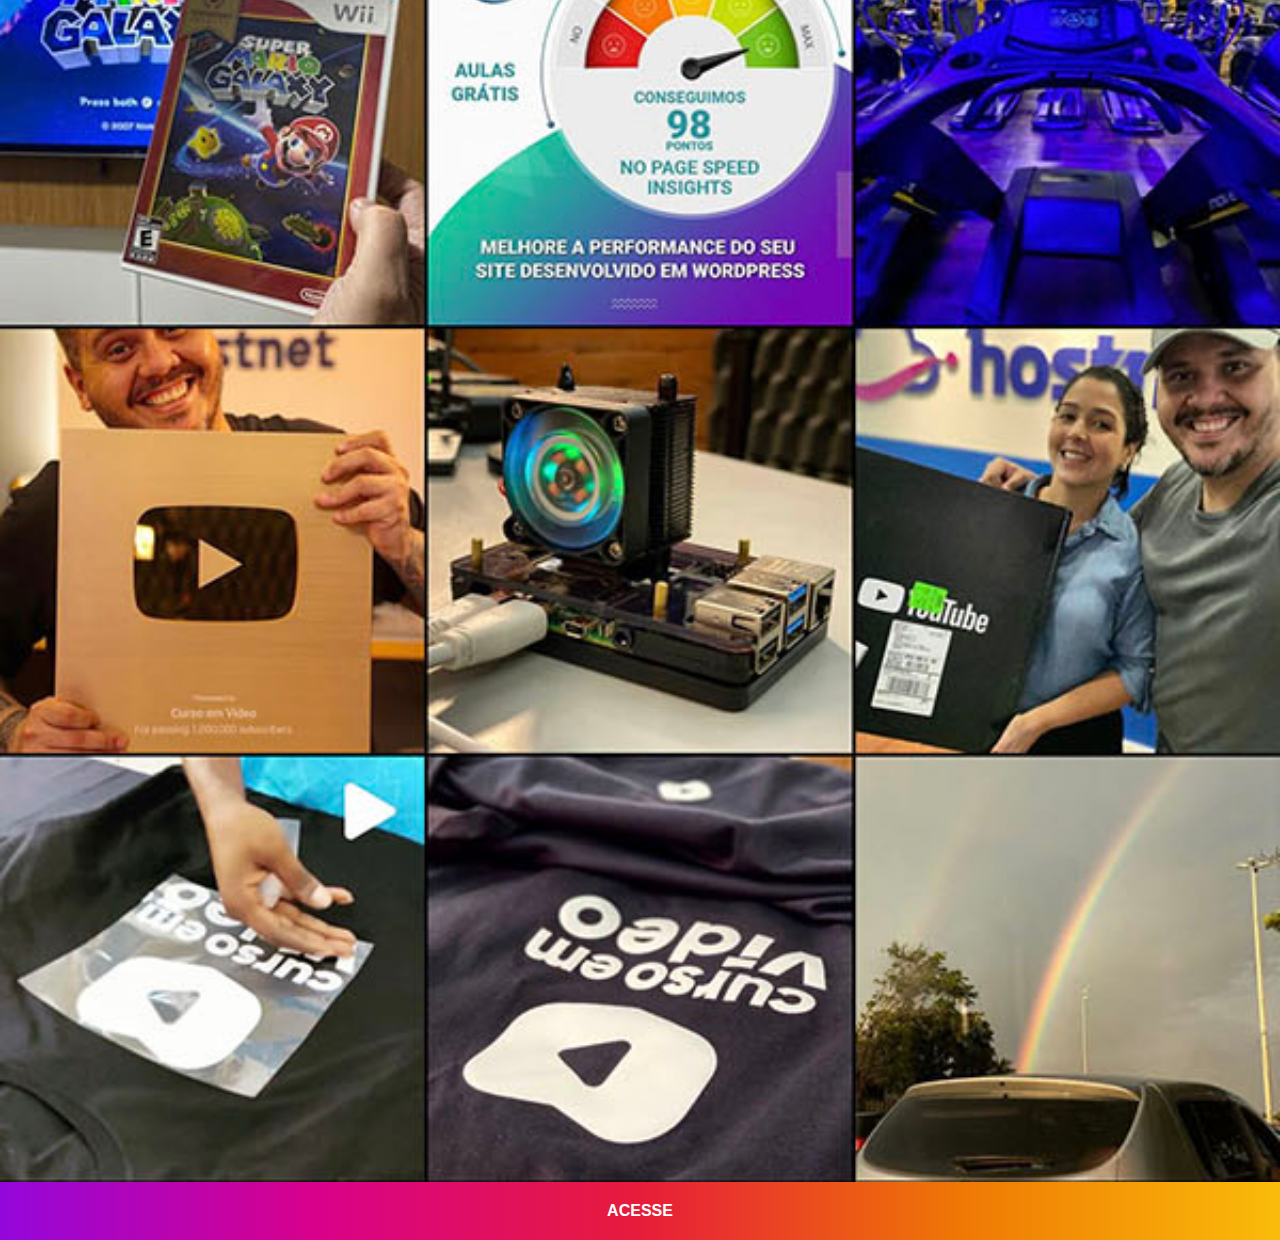
<file: insta.html>
<!DOCTYPE html>
<html lang="pt-br">
<head>
    <meta charset="UTF-8">
    <meta http-equiv="X-UA-Compatible" content="IE=edge">
    <meta name="viewport" content="width=device-width, initial-scale=1.0">
    <title>YouTube</title>
    <style>
        * {
            margin: 0px;
            padding: 0px;
            font-family: Arial, Helvetica, sans-serif;
        }

        ::-webkit-scrollbar {
            width: 0px;
            height: 0px;
        }

        img {
            width: 100vw;
        }

        a {
            display: block;
            background-image: linear-gradient( to right, #9307DC, #D9018A, #E71C3A, #EF7804, #FABD0A);
            color: white;
            padding: 20px;
            margin: -4px;
            font-weight: bolder;
            text-align: center;
            text-decoration: none;
            
        } 

        a:hover {
            background-image: linear-gradient( to right, #ae19ff, #ff18aa, #ff3956, #ffa850, #ffd454);
            text-shadow: 2px 2px 5px rgba(0, 0, 0, 0.411);
        }
    </style>
</head>
<body>
    <img src="imagens/tela-instagram.jpg" alt="Istagram">
    <a href="https://www.instagram.com/gustavoguanabara/" target="_blank">ACESSE</a>
</body>
</html>
</file>
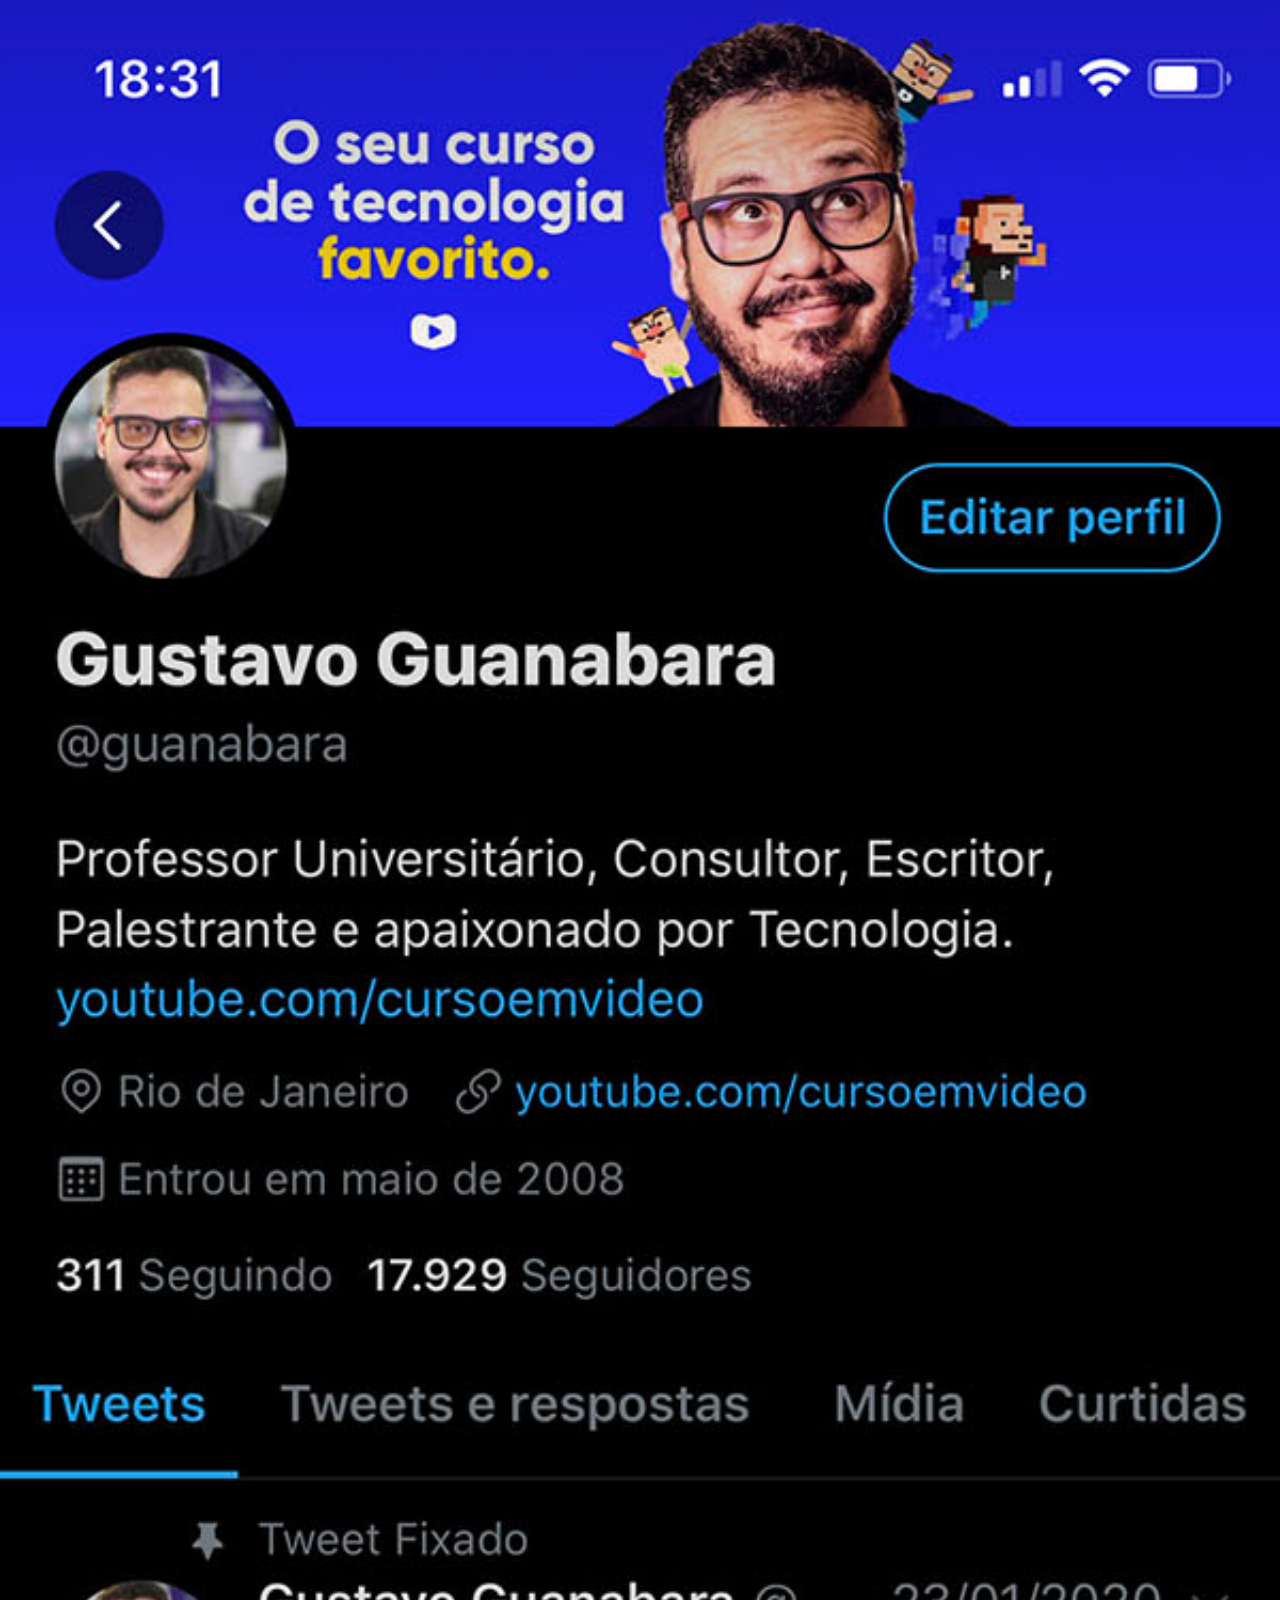
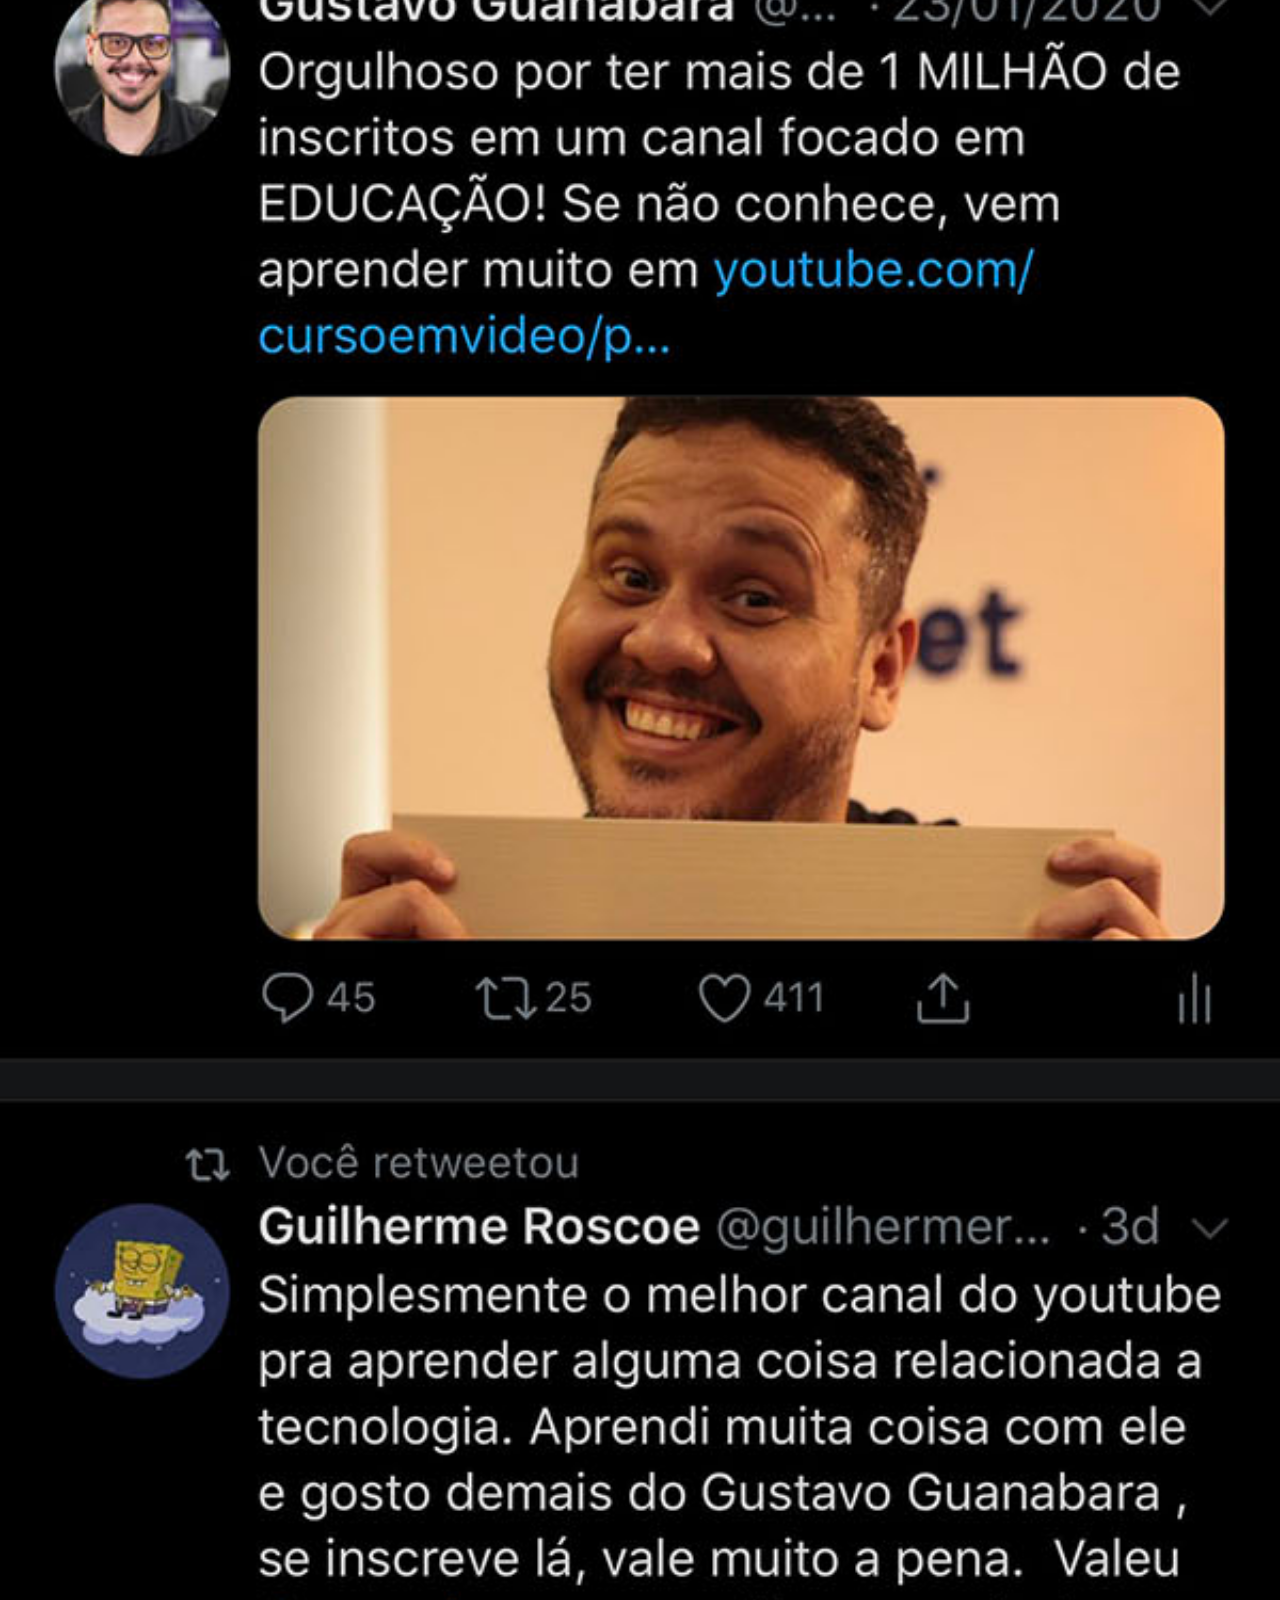
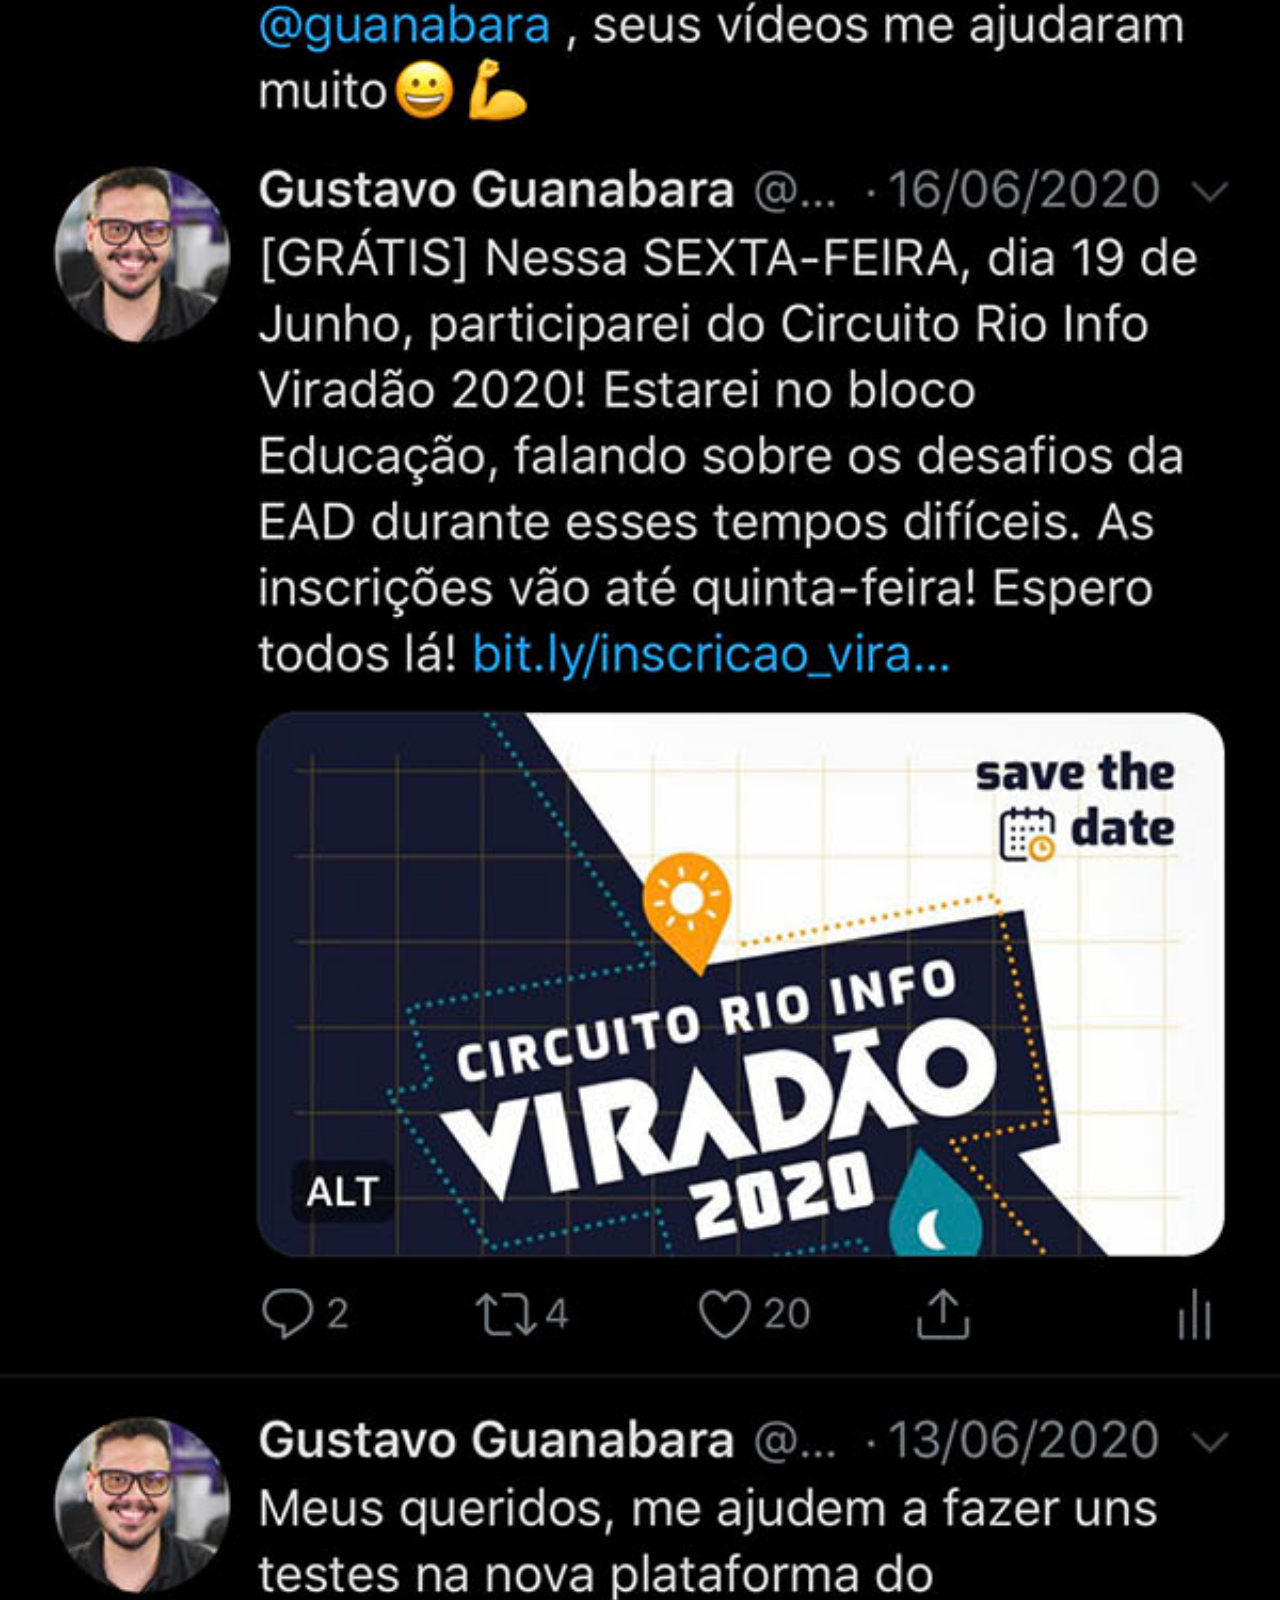
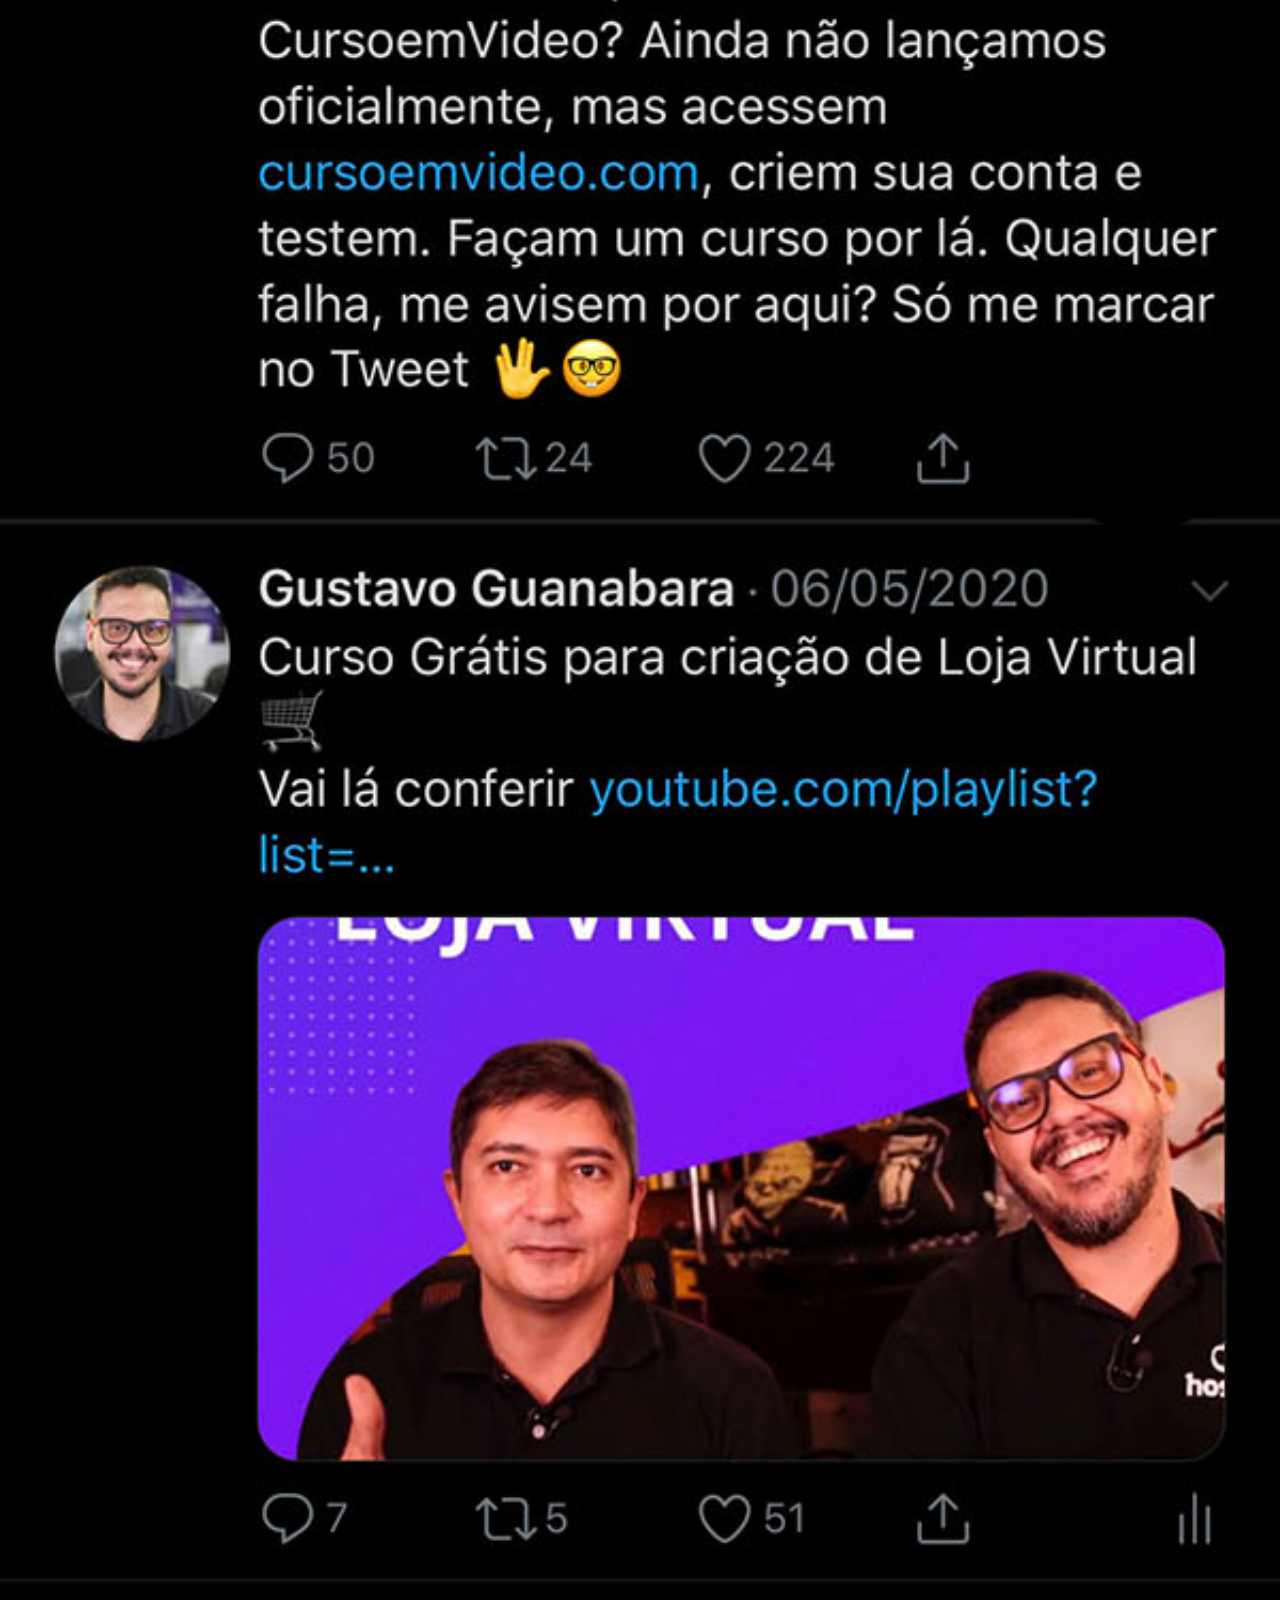
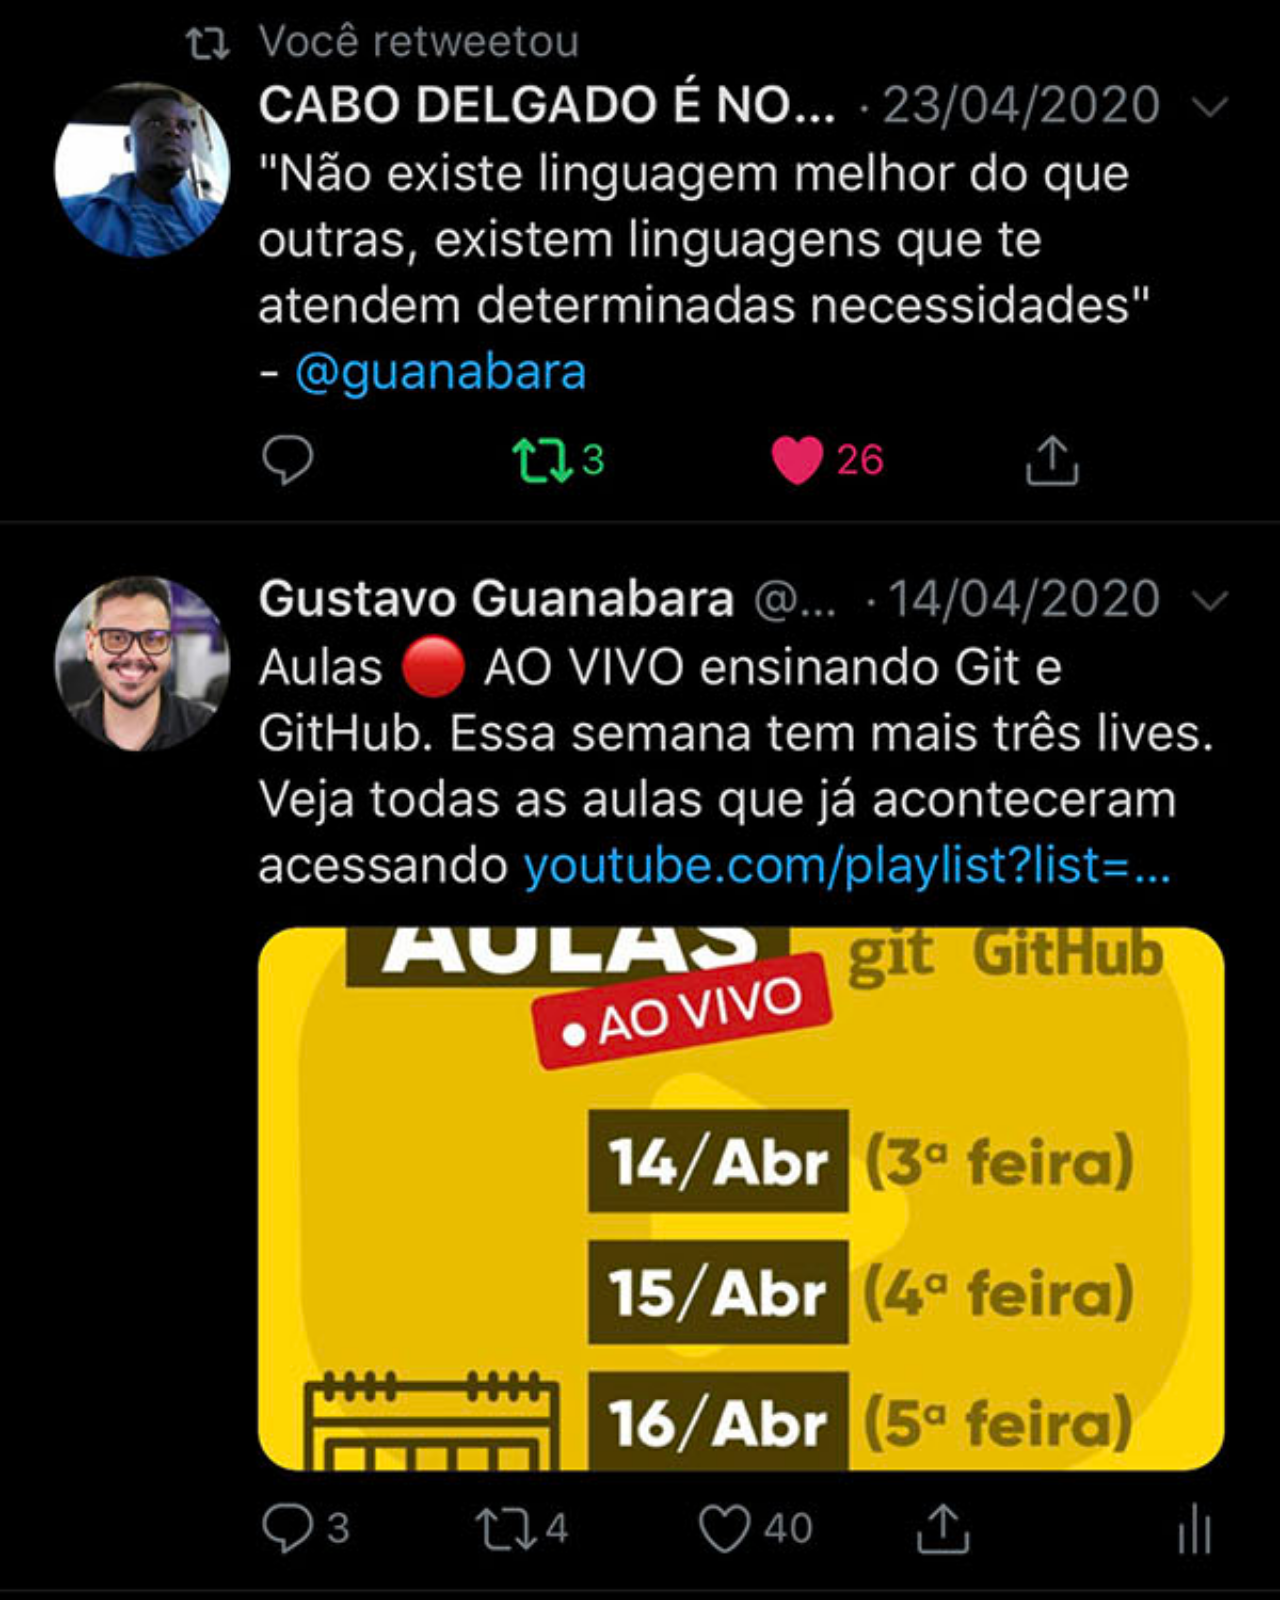
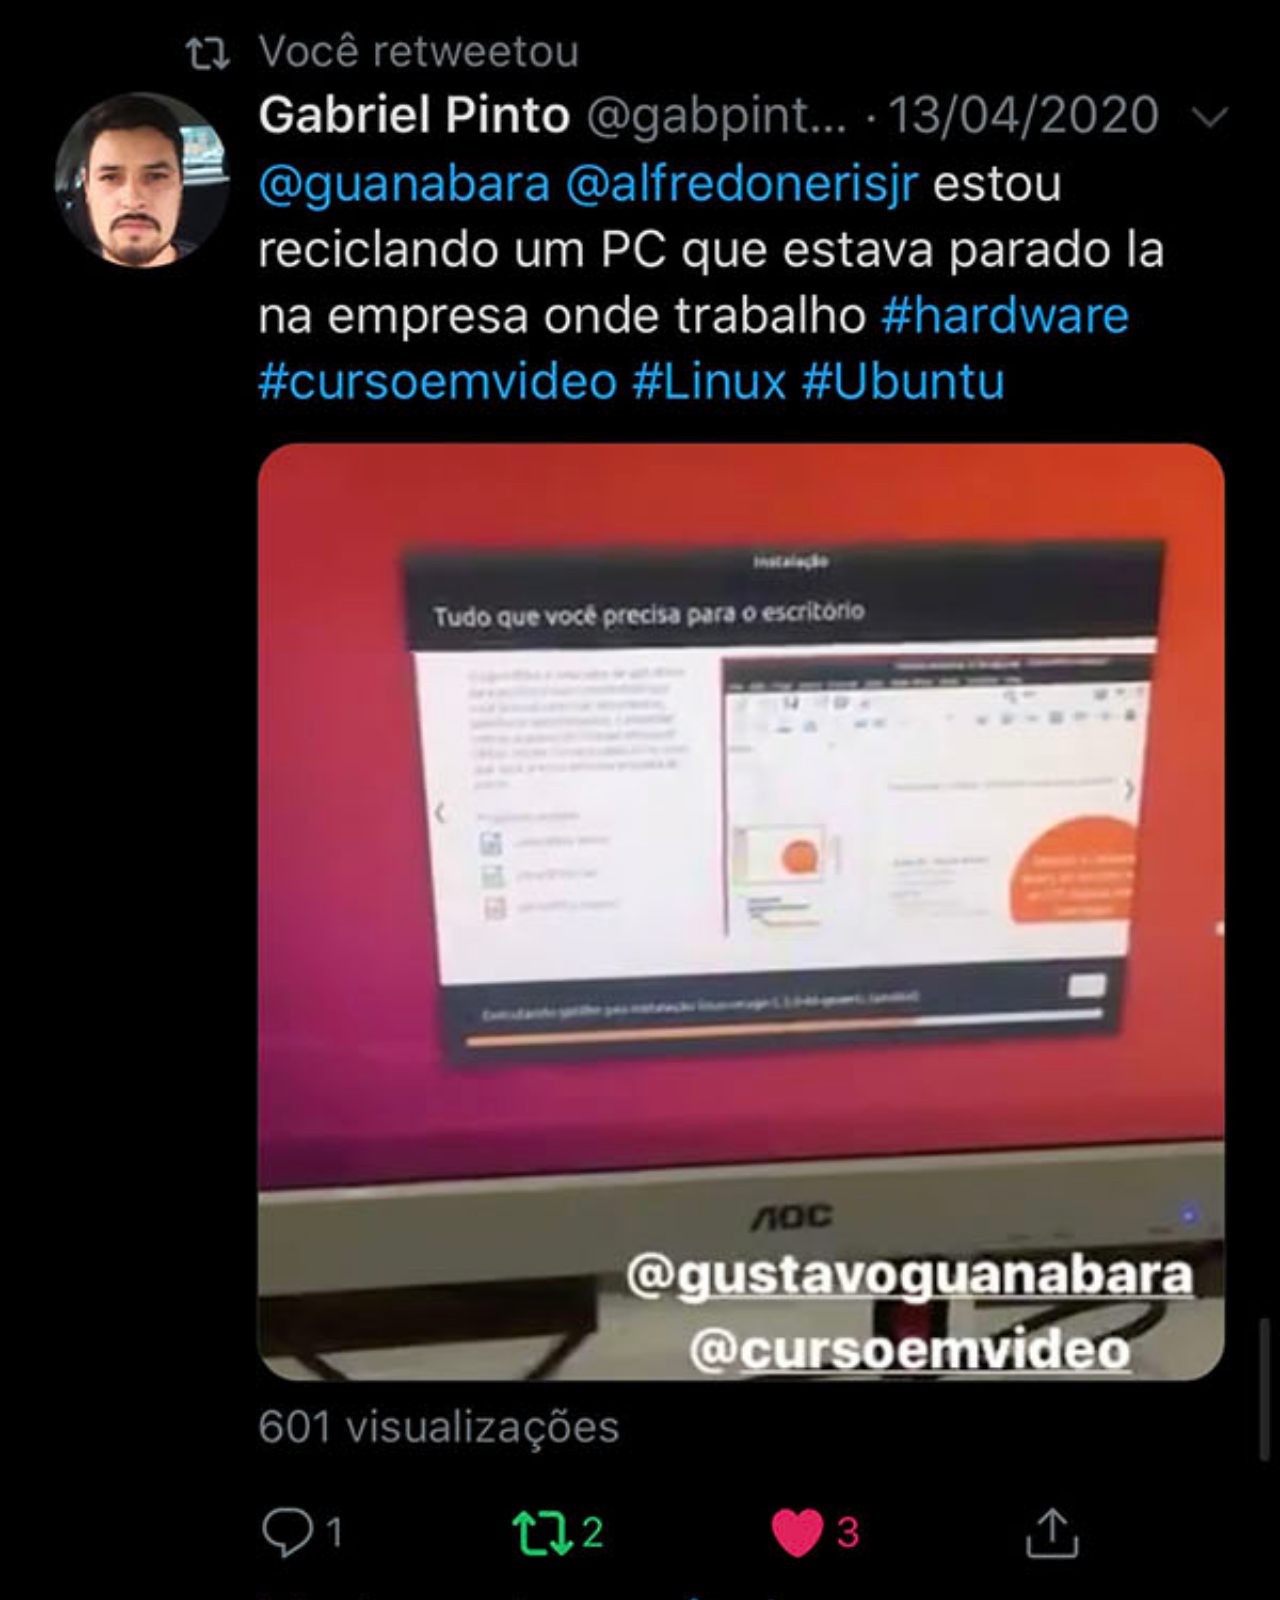
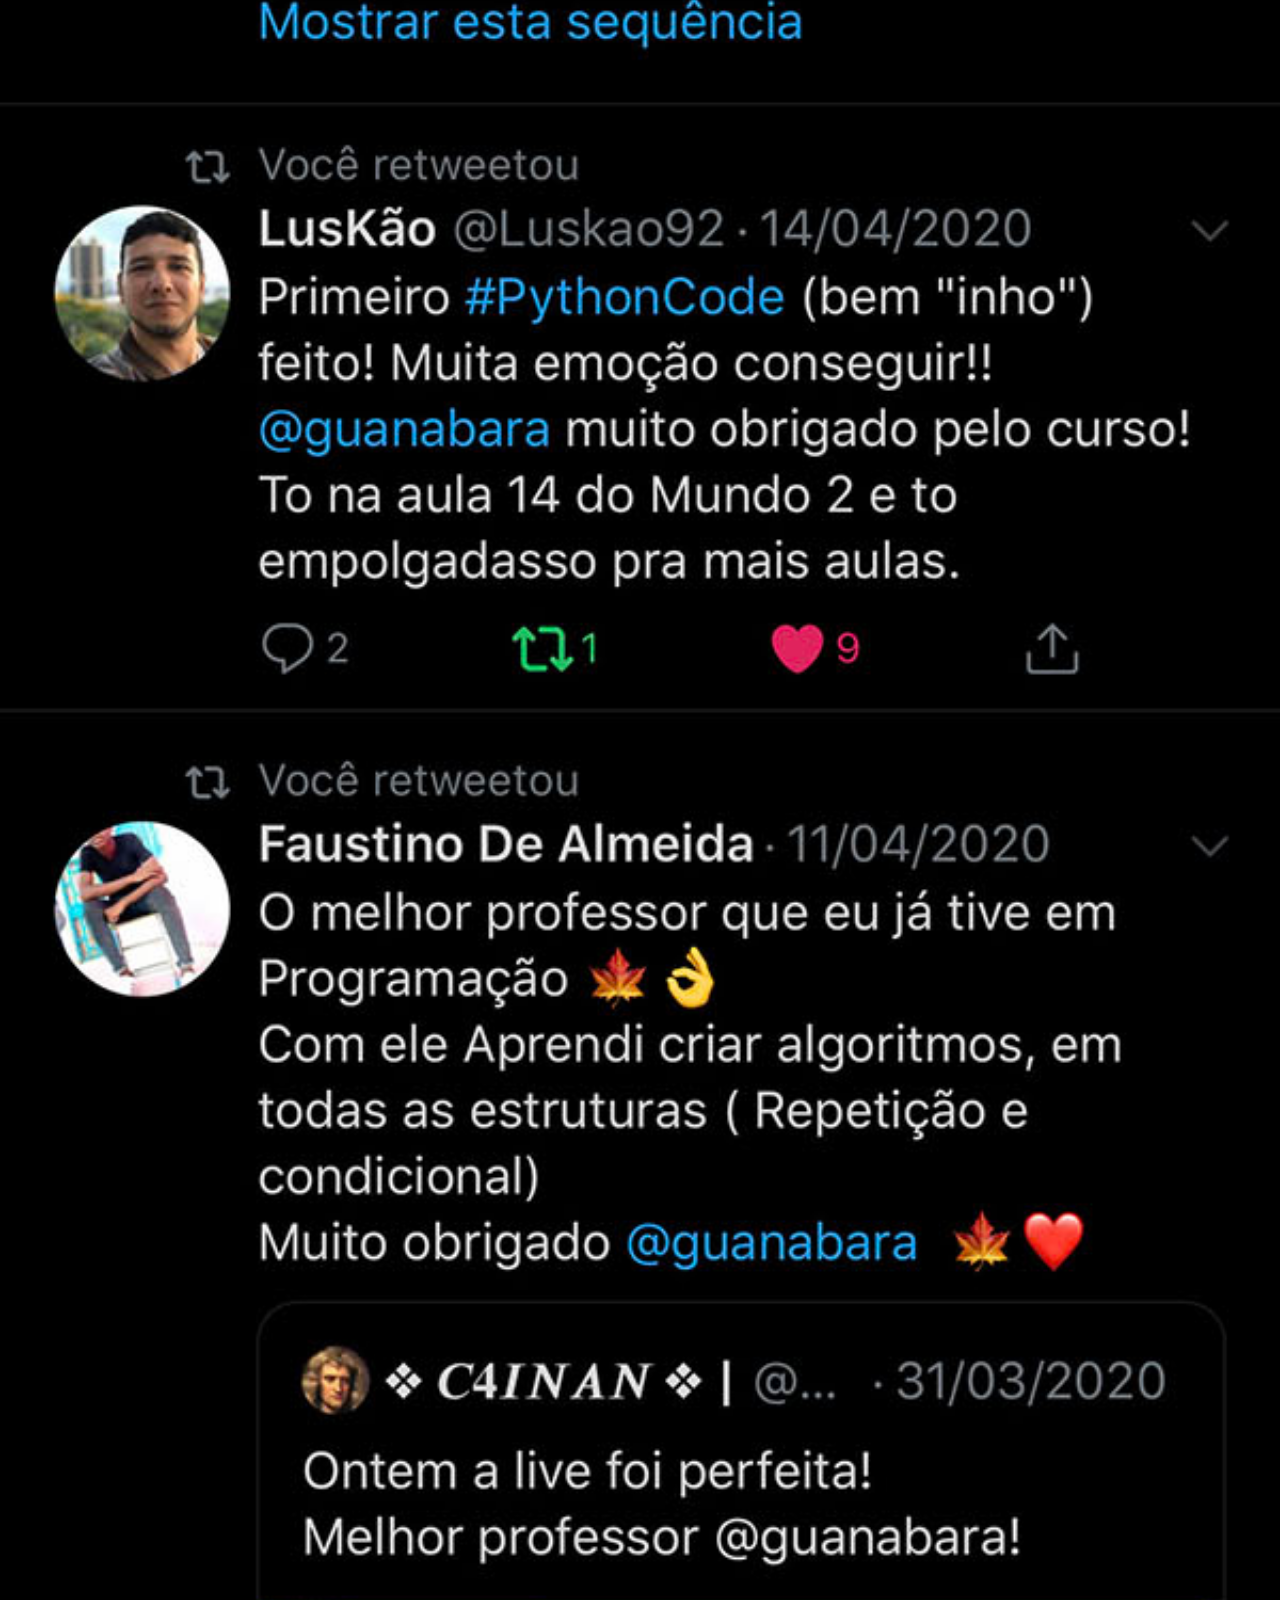
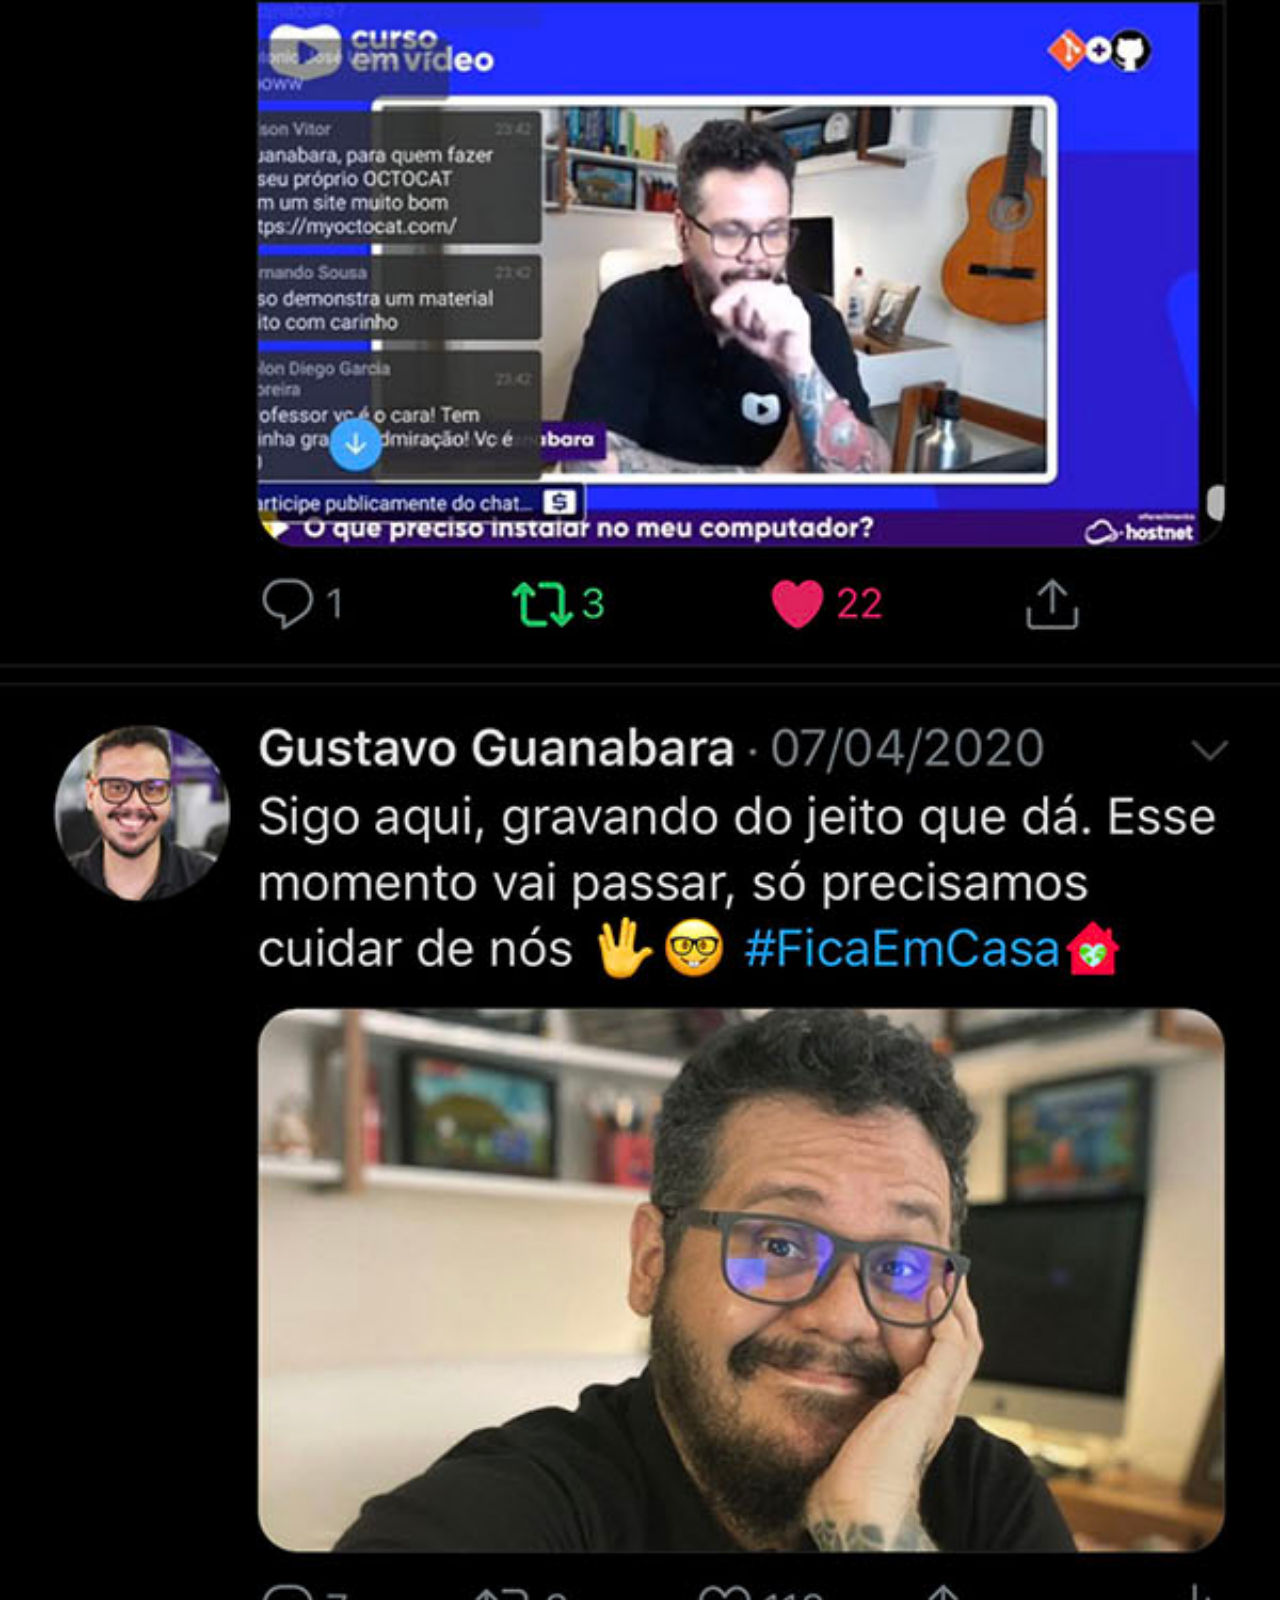
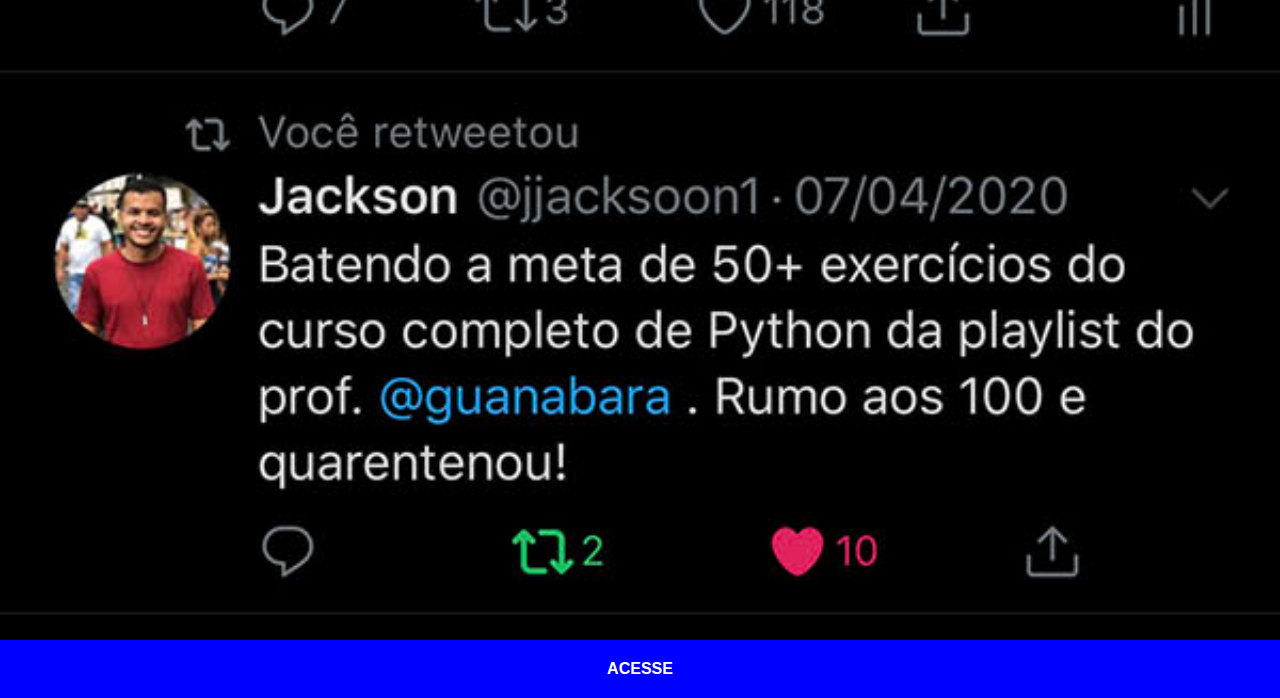
<file: twitter.html>
<!DOCTYPE html>
<html lang="pt-br">
<head>
    <meta charset="UTF-8">
    <meta http-equiv="X-UA-Compatible" content="IE=edge">
    <meta name="viewport" content="width=device-width, initial-scale=1.0">
    <title>YouTube</title>
    <style>
        * {
            margin: 0px;
            padding: 0px;
            font-family: Arial, Helvetica, sans-serif;
        }

        ::-webkit-scrollbar {
            width: 0px;
            height: 0px;
        }

        img {
            width: 100vw;
        
        }

        a {
            display: block;
            background-color: blue;
            color: white;
            padding: 20px;
            margin: -4px;
            font-weight: bolder;
            text-align: center;
            text-decoration: none;
        } 

        a:hover {
            background-color: lightskyblue;
        }
    </style>
</head>
<body>
    <img src="imagens/tela-twitter.jpg" alt="Twitter">
    <a href="https://twitter.com/guanabara?ref_src=twsrc%5Egoogle%7Ctwcamp%5Eserp%7Ctwgr%5Eauthor" target="_blank">ACESSE</a>
</body>
</html>
</file>
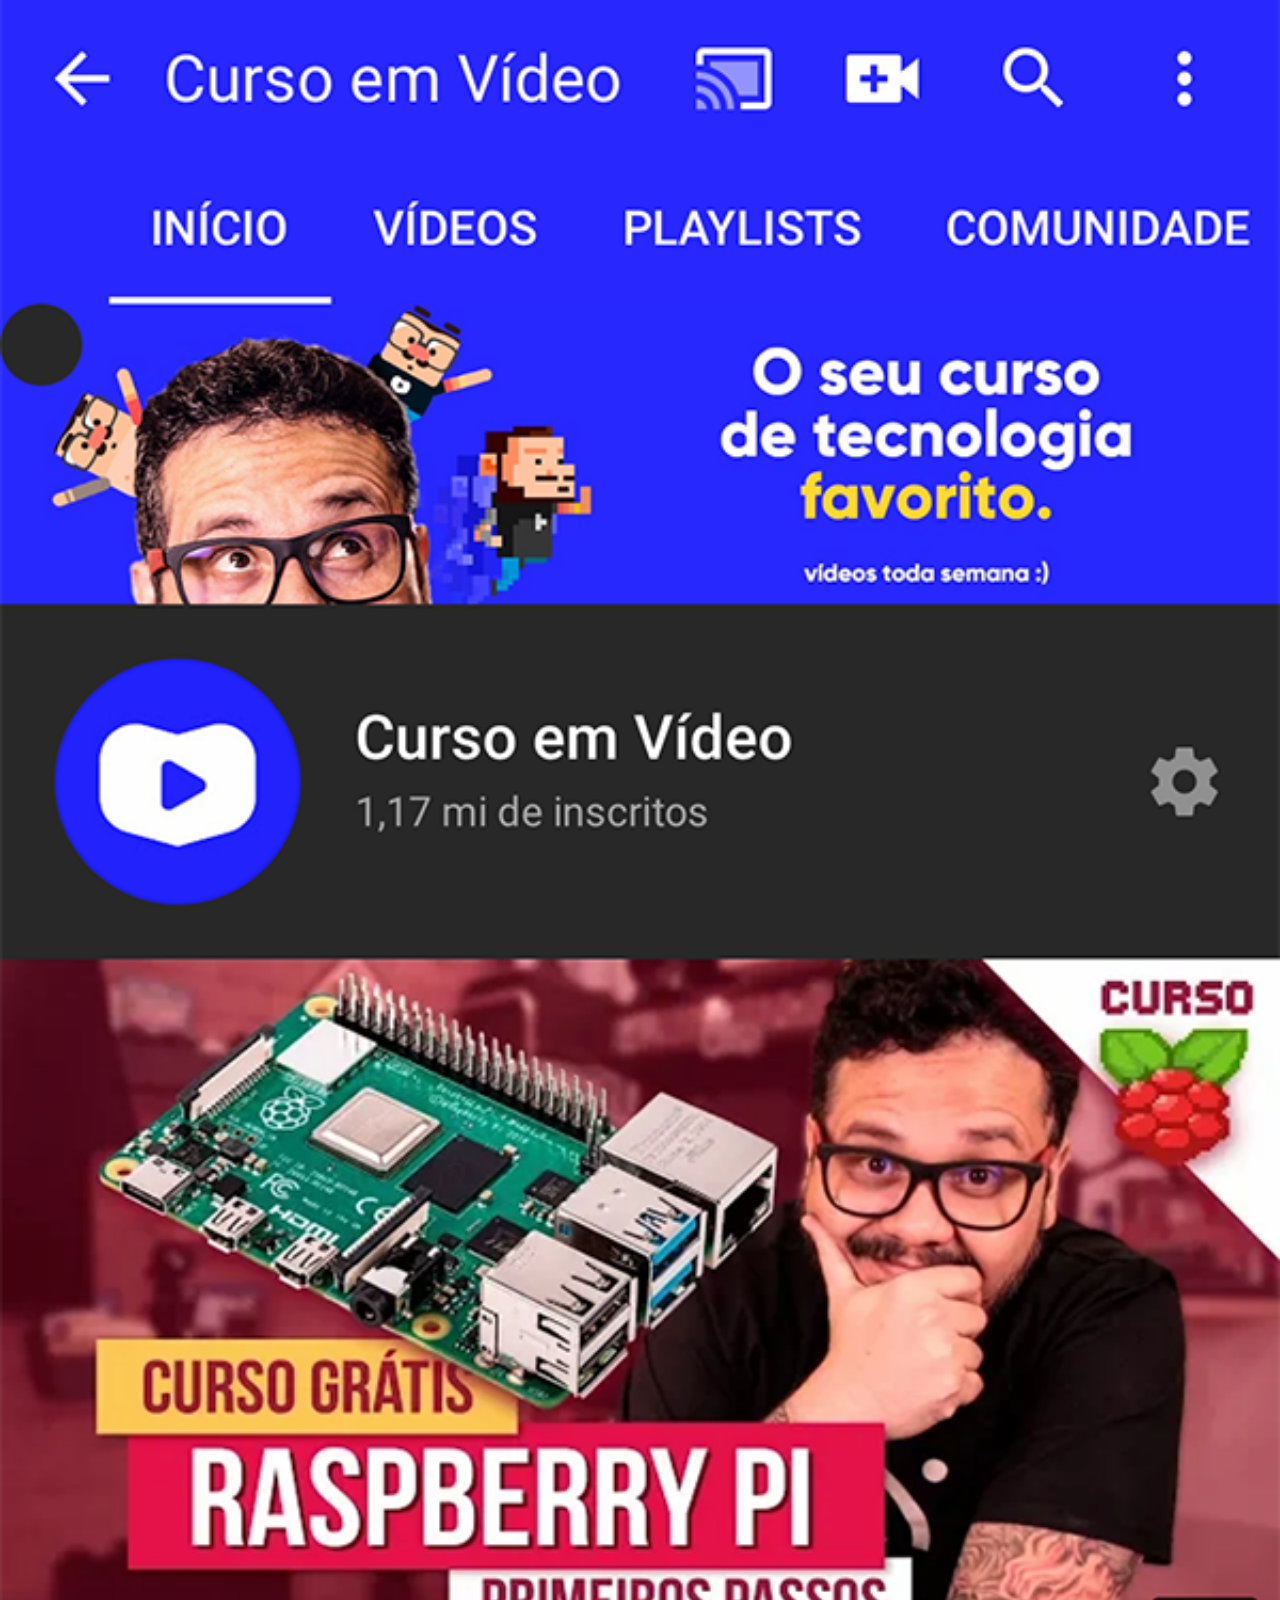
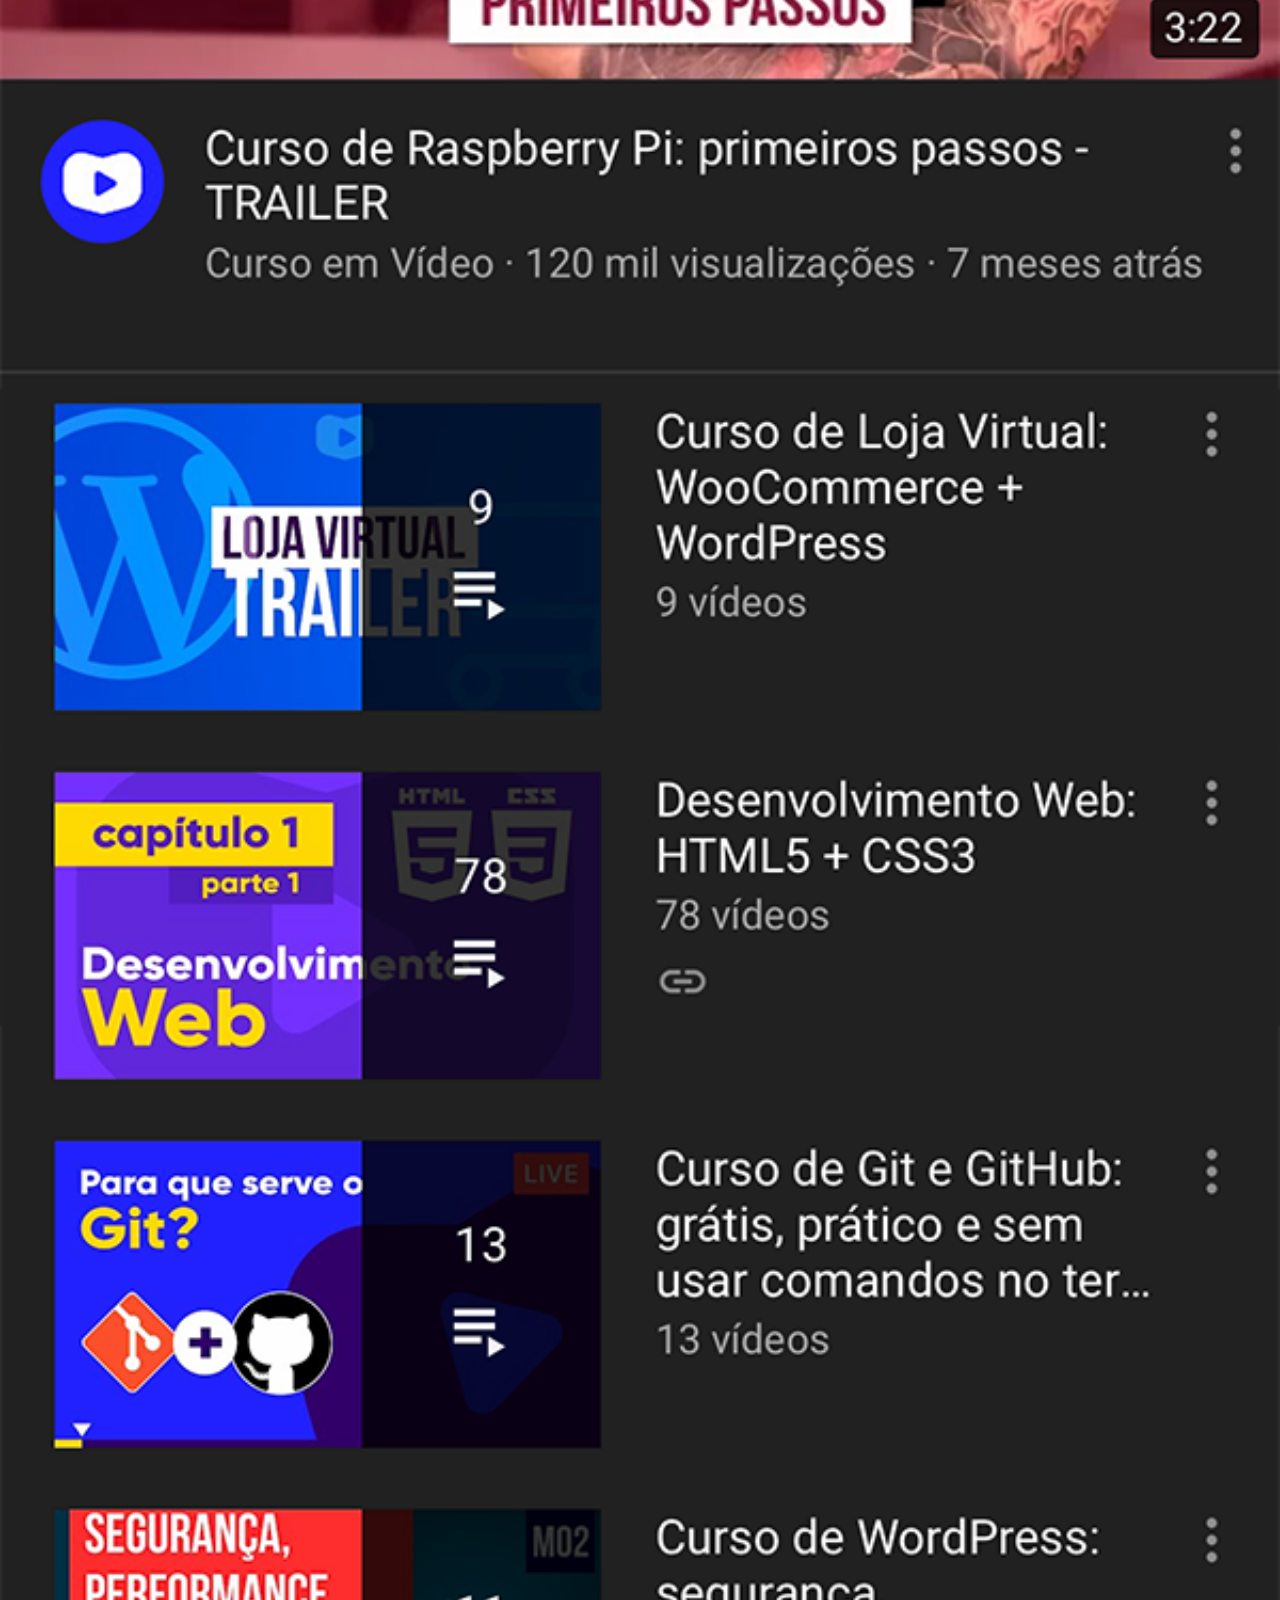
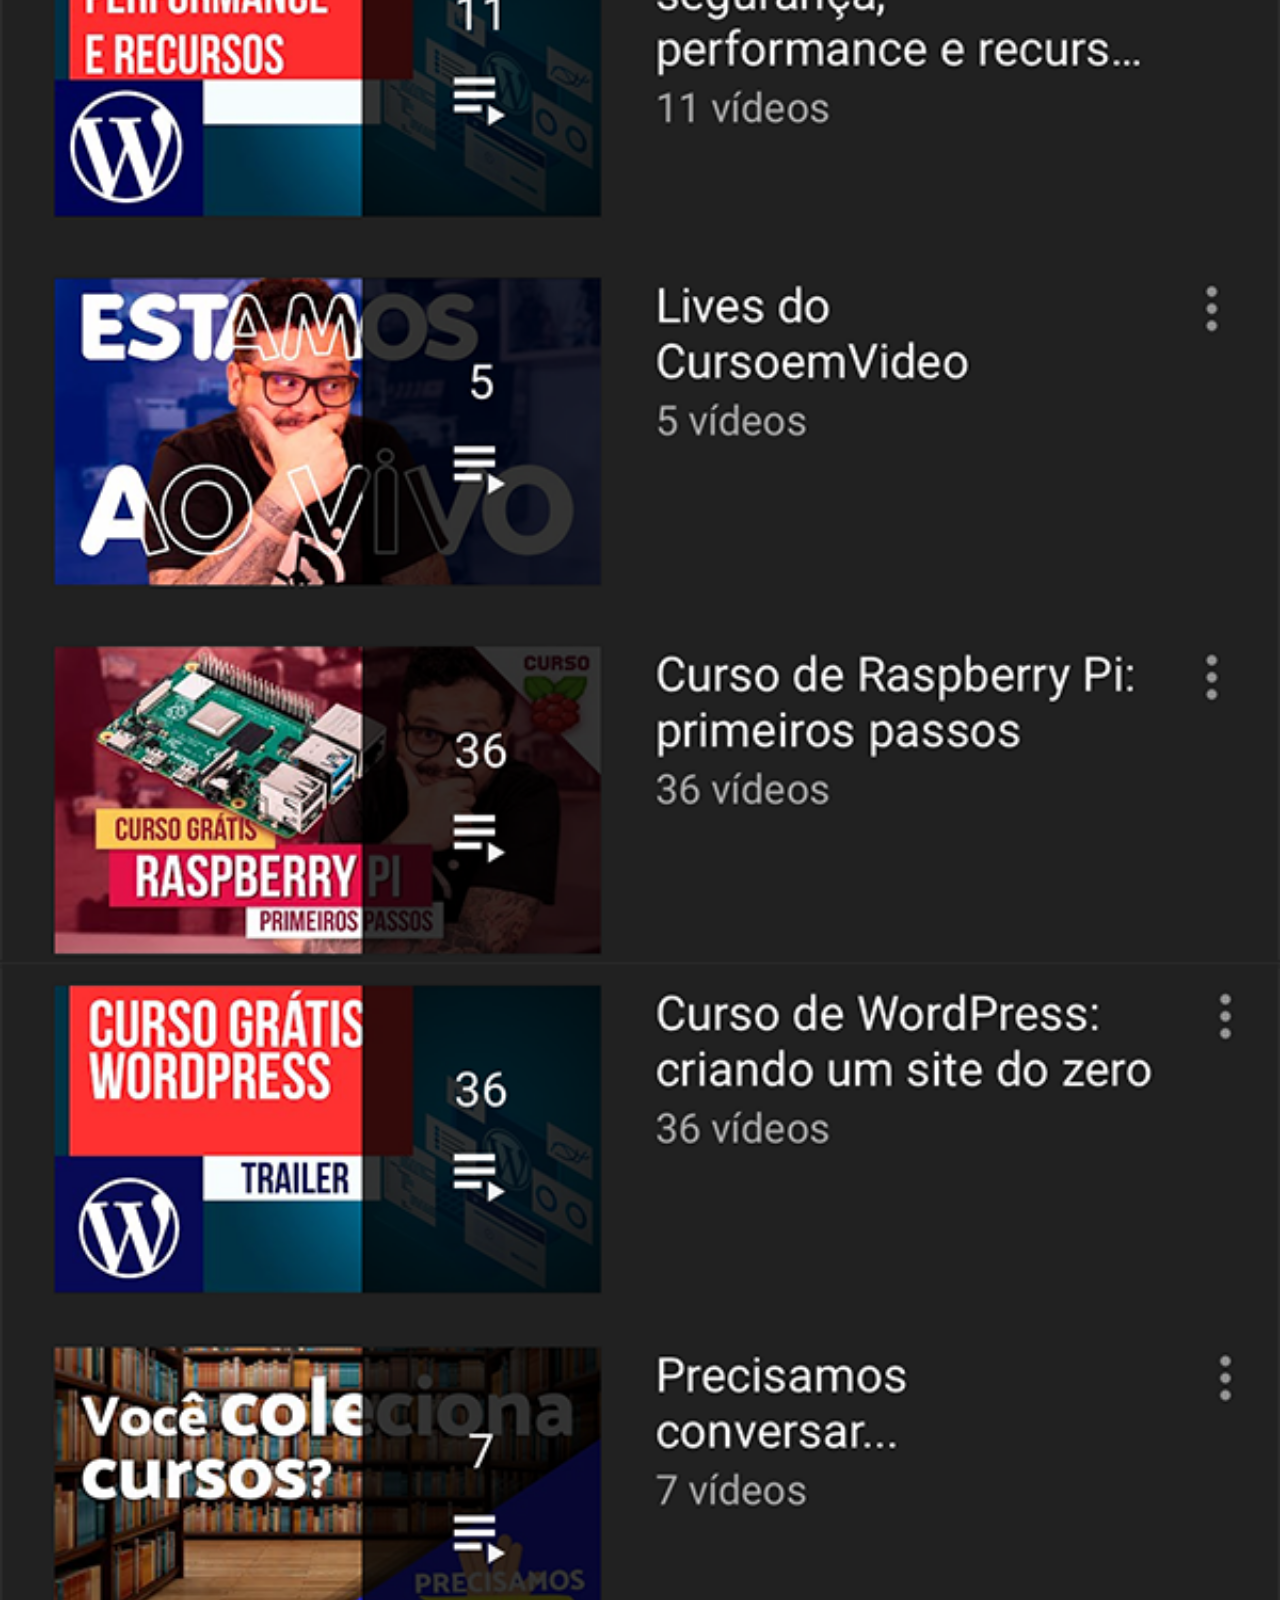
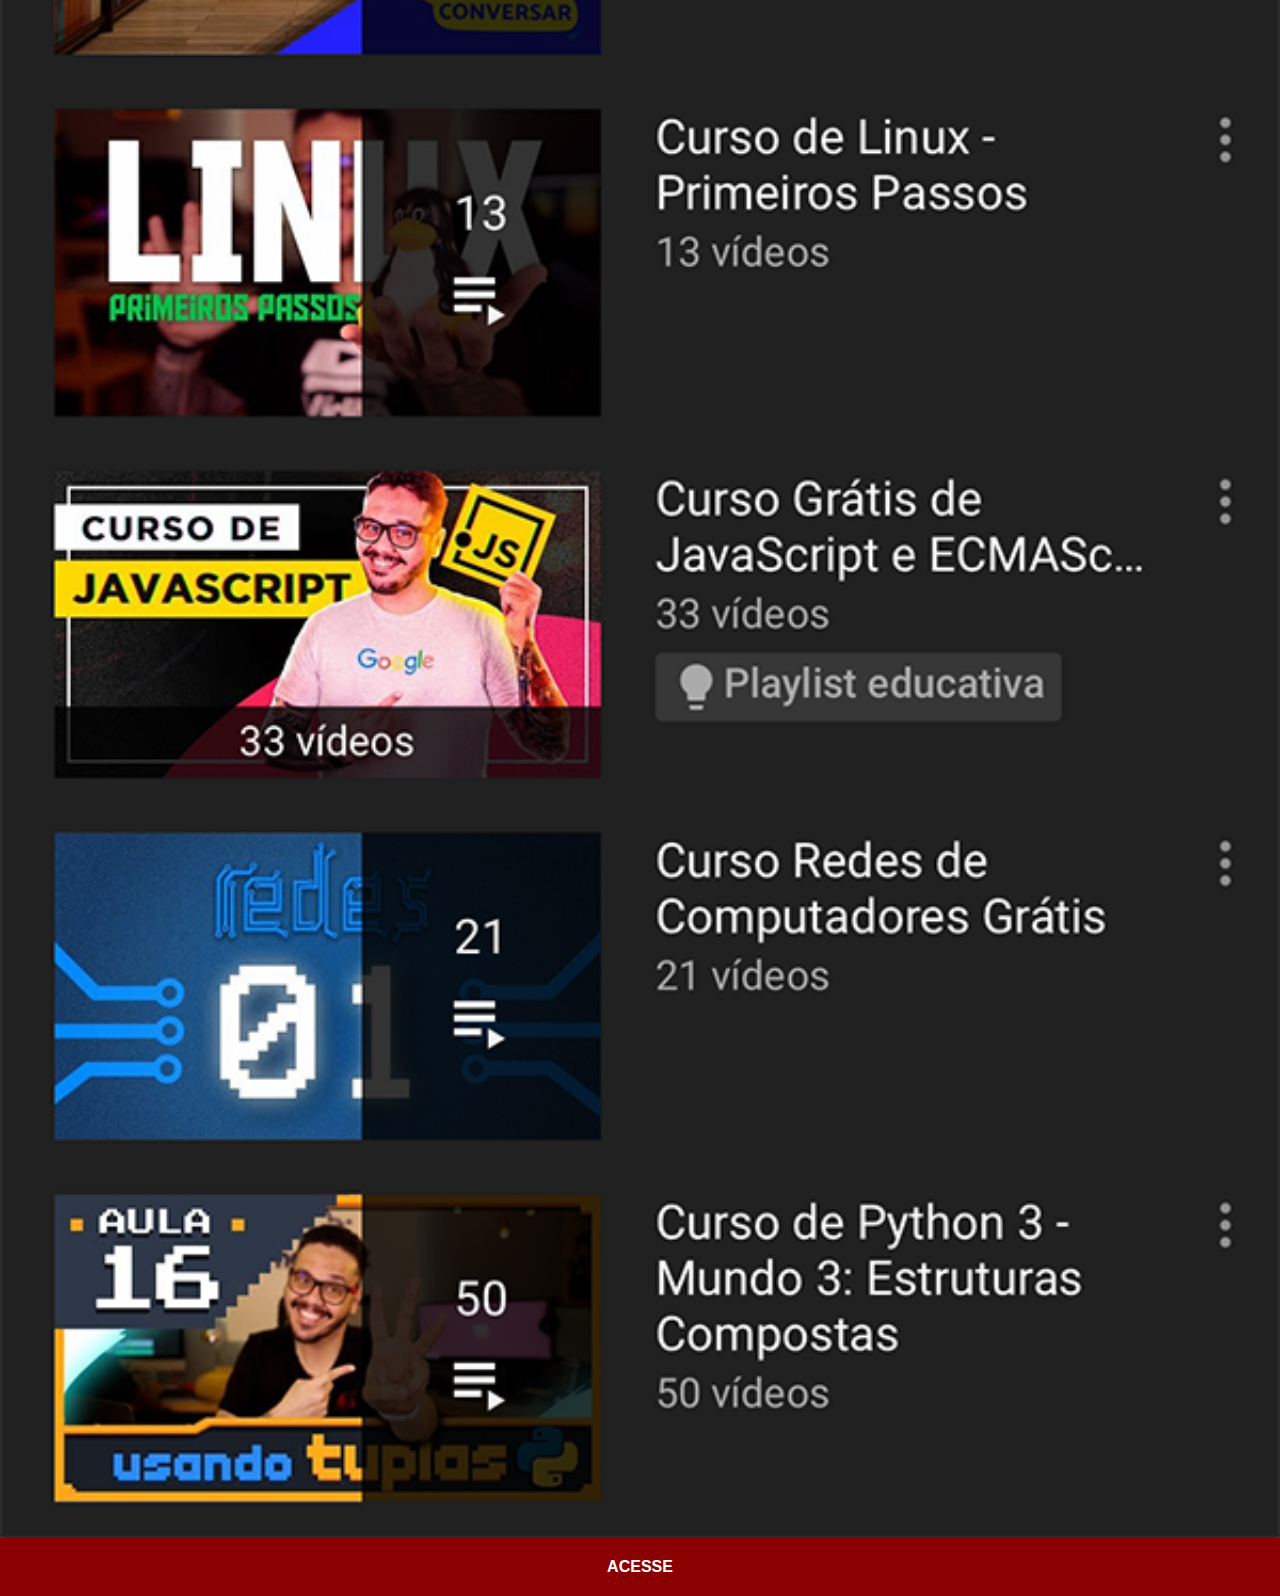
<file: youtube.html>
<!DOCTYPE html>
<html lang="pt-br">
<head>
    <meta charset="UTF-8">
    <meta http-equiv="X-UA-Compatible" content="IE=edge">
    <meta name="viewport" content="width=device-width, initial-scale=1.0">
    <title>YouTube</title>
    <style>
        * {
            margin: 0px;
            padding: 0px;
            font-family: Arial, Helvetica, sans-serif;
        }

        ::-webkit-scrollbar {
            width: 0px;
            height: 0px;
        }

        img {
            width: 100vw;
        }

        a {
            display: block;
            background-color: darkred;
            color: white;
            padding: 20px;
            margin: -4px;
            font-weight: bolder;
            text-align: center;
            text-decoration: none;
        } 

        a:hover {
            background-color: red;
        }
    </style>
</head>
<body>
    <img src="imagens/tela-youtube.png" alt="Yotube">
    <a href="https://www.youtube.com/@CursoemVideo" target="_blank">ACESSE</a>
</body>
</html>
</file>
<file: estilo/style.css>
@charset "UTF-8";

* {
    margin: 0px;
    padding: 0px;
    font-family: Arial, Helvetica, sans-serif;
}

html, body {
    height: 100vh;
    width: 100vw;
}

body {
    background: url(../imagens/fundo-madeira.jpg) no-repeat top center ;
}

main {
    height: 100vh;
    position: relative;
    
}

section#telefone {
    position: absolute;
    top: 50%;
    left: 50%;
    transform: translate(-50%, -50%);

    background: url(../imagens/j7.png) no-repeat;
    width: 318px;
    height: 612px;
}

iframe#tela {
    position: relative;
    top: 71px;
    left: 22px;
    width: 272px;
    height: 475px;
    border-radius: 3px;
}

section#redes-sociais {
    text-align: right;
}

section#redes-sociais img {
    width: 50px;
    margin: 10px;
    border-radius: 50%;
    box-shadow: 2px 2px 5px rgba(0, 0, 0, 0.438);
    box-sizing: border-box;
}

section#redes-sociais img:hover {
    border: 2px solid rgba(255, 255, 255, 0.219);
    transform: translate(-2px, -2px);
    box-shadow: 5px 5px 10px rgba(0, 0, 0, 0.534);
    transition: transform 0.2s, border 0.5s;
}
</file>
